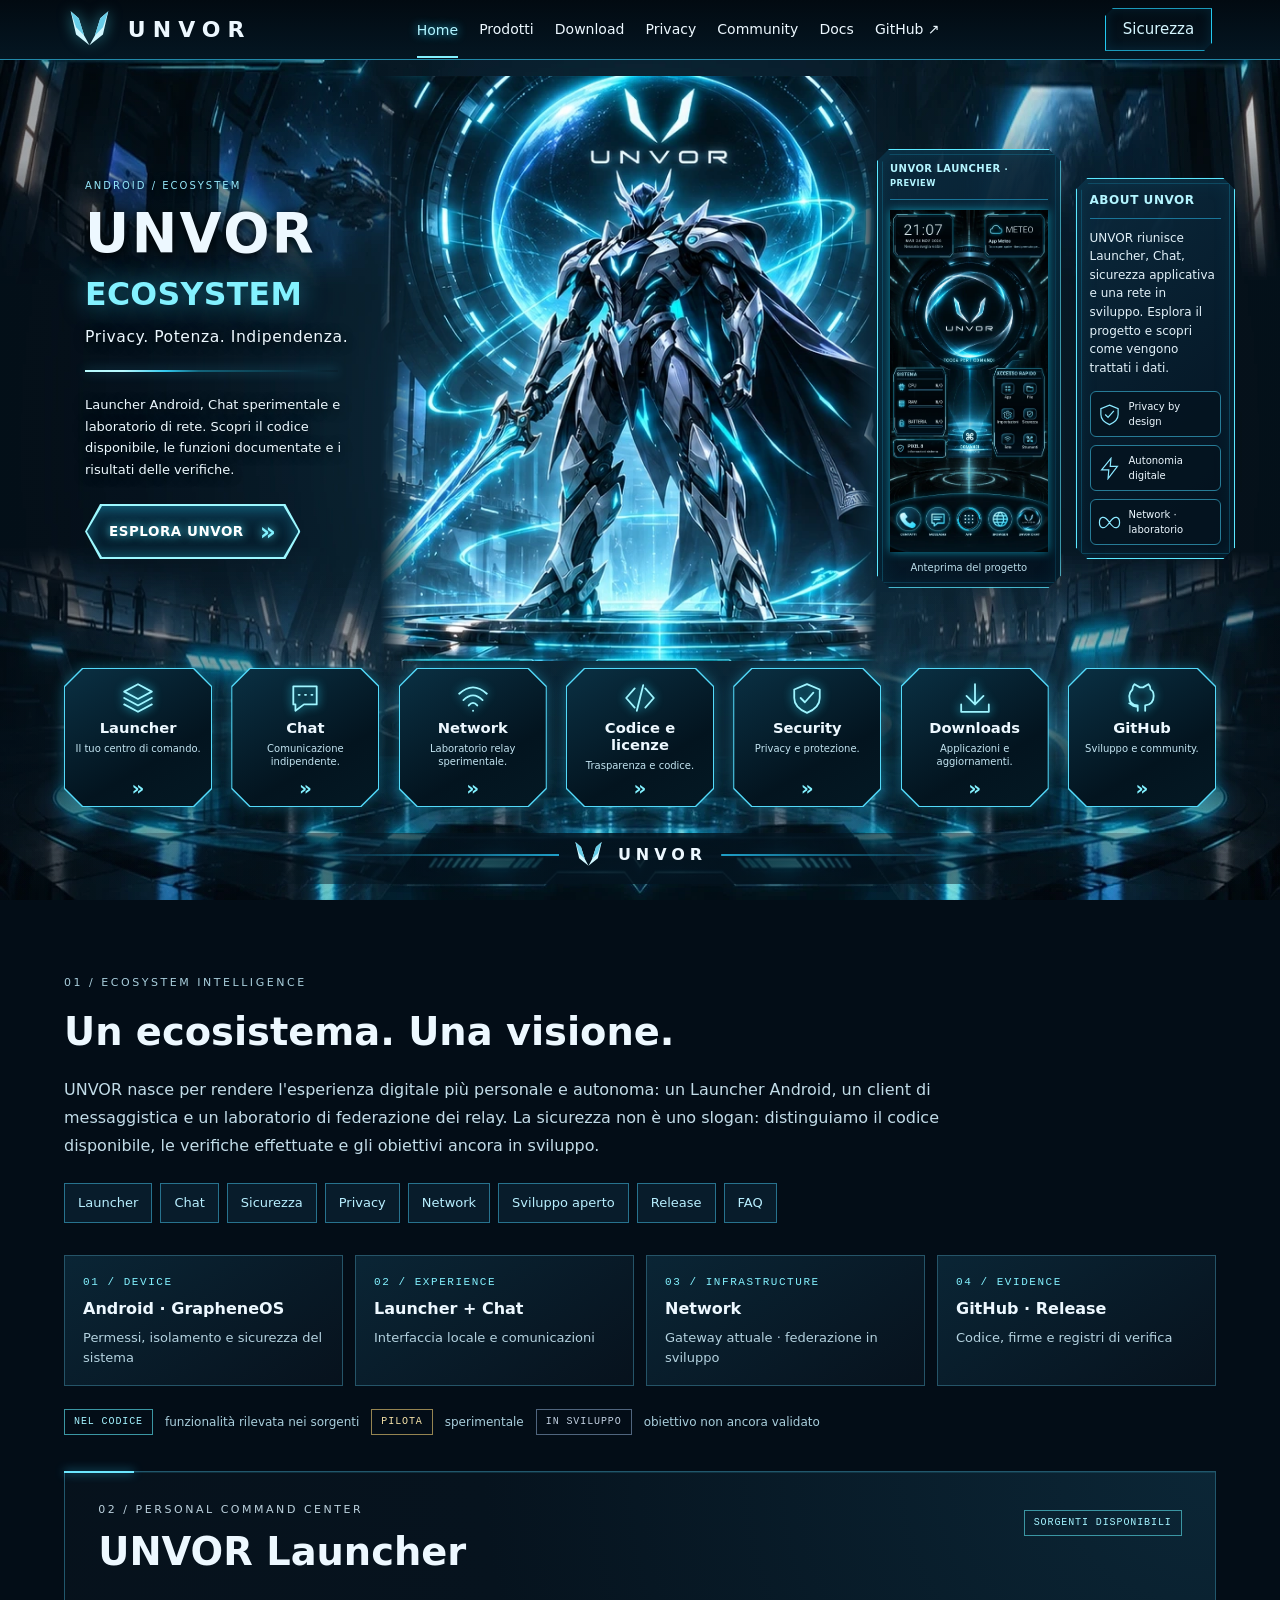
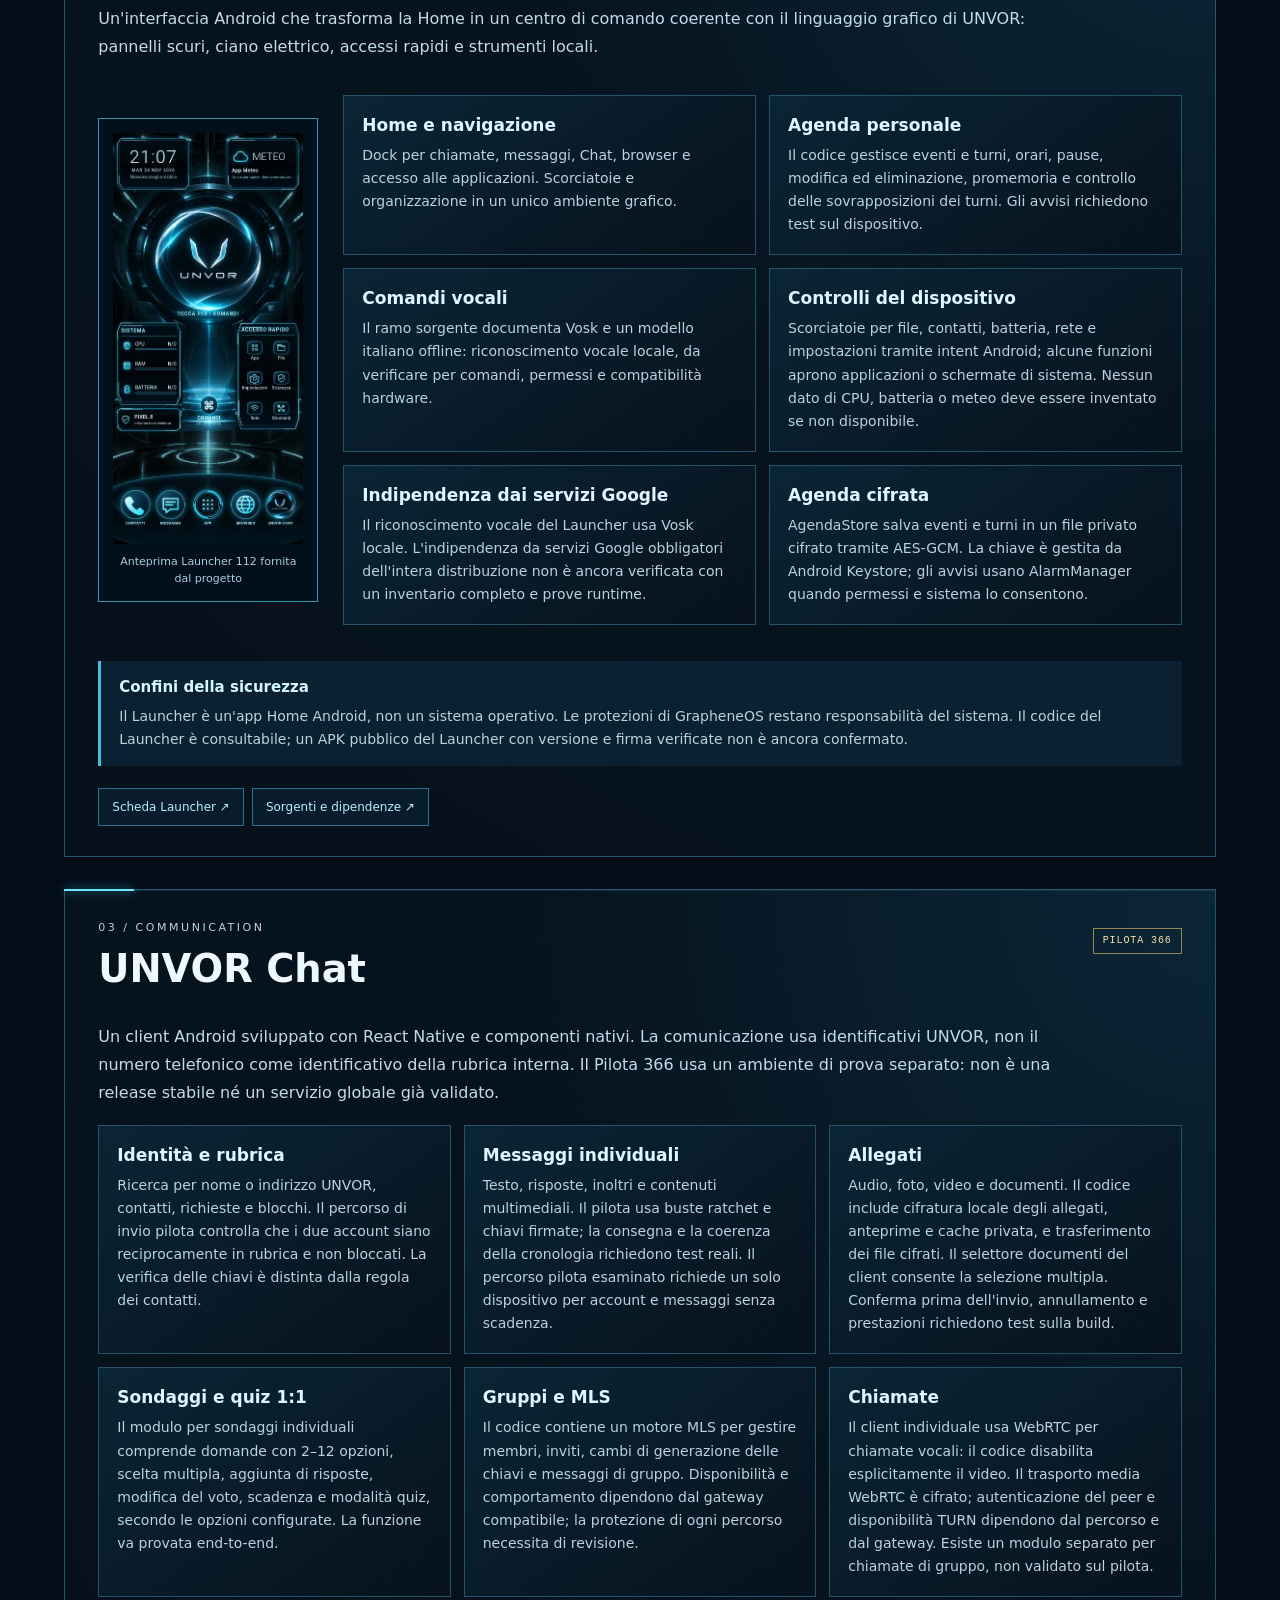
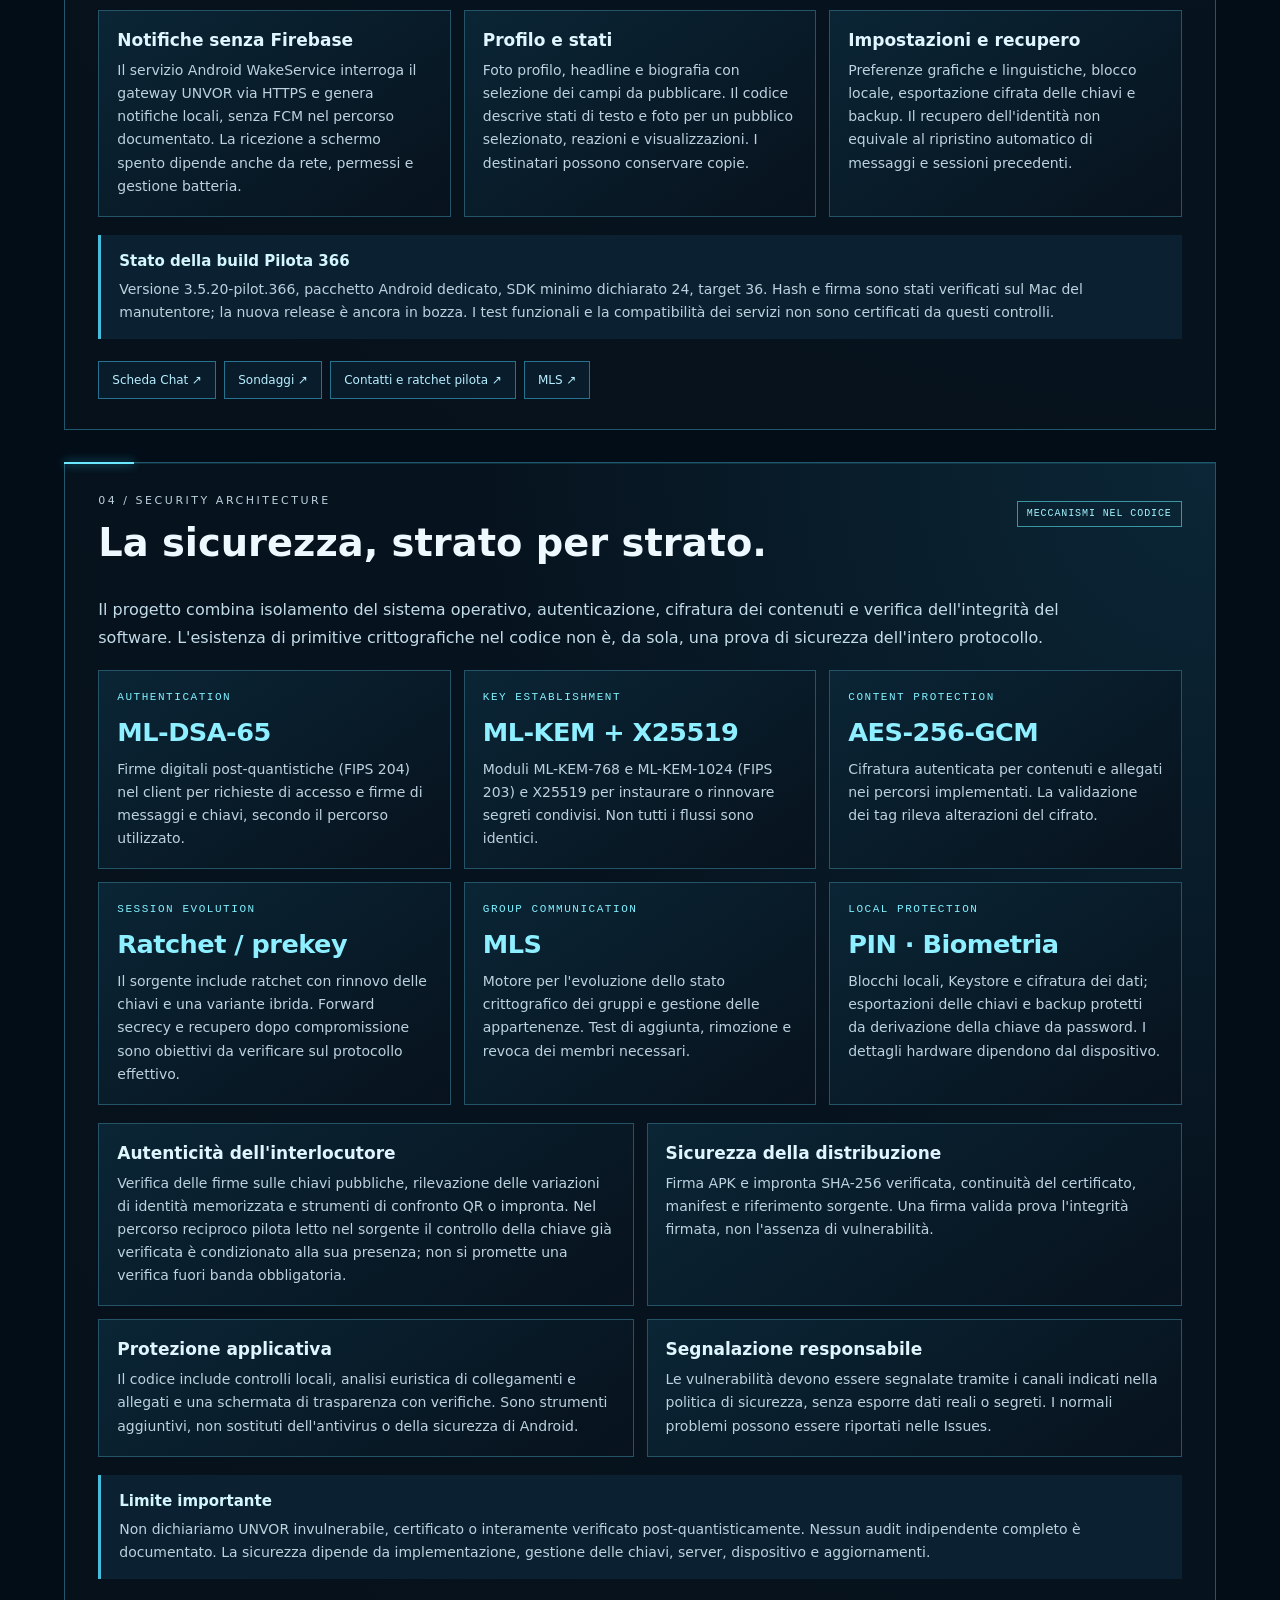
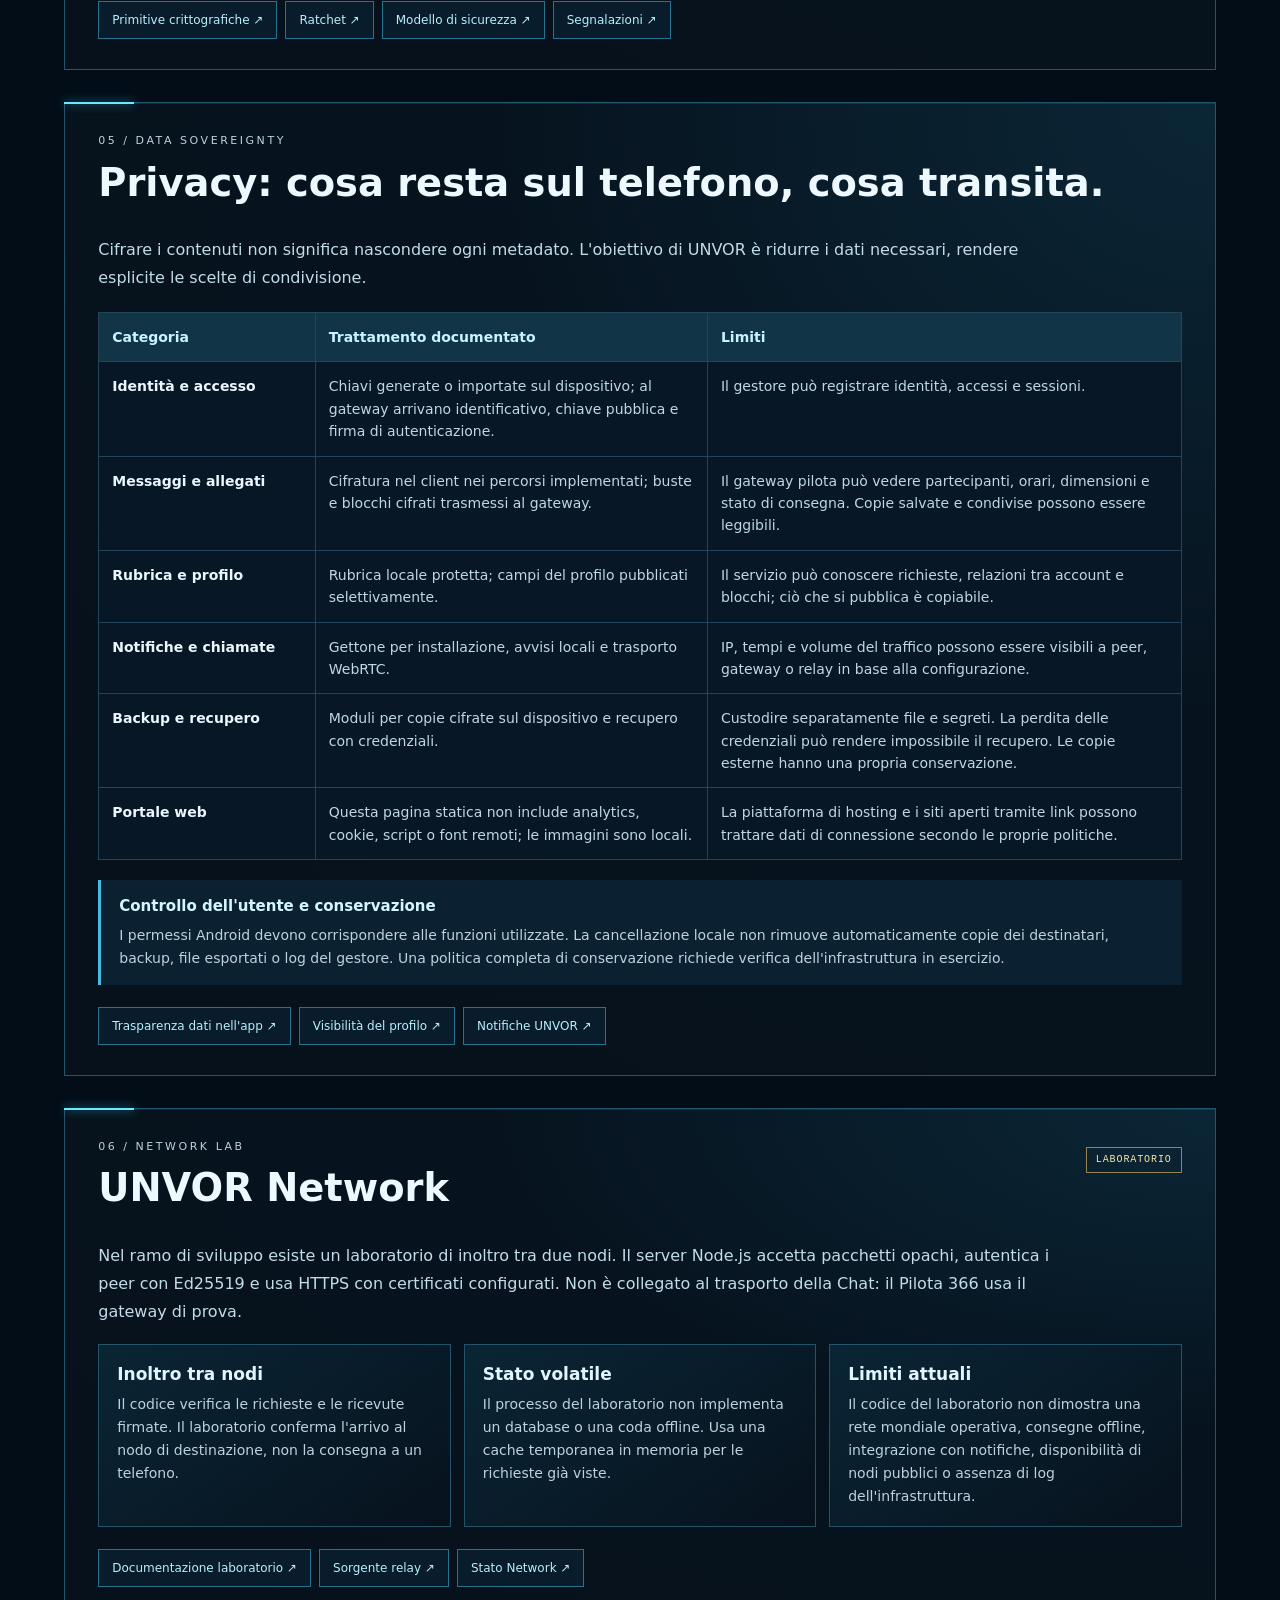
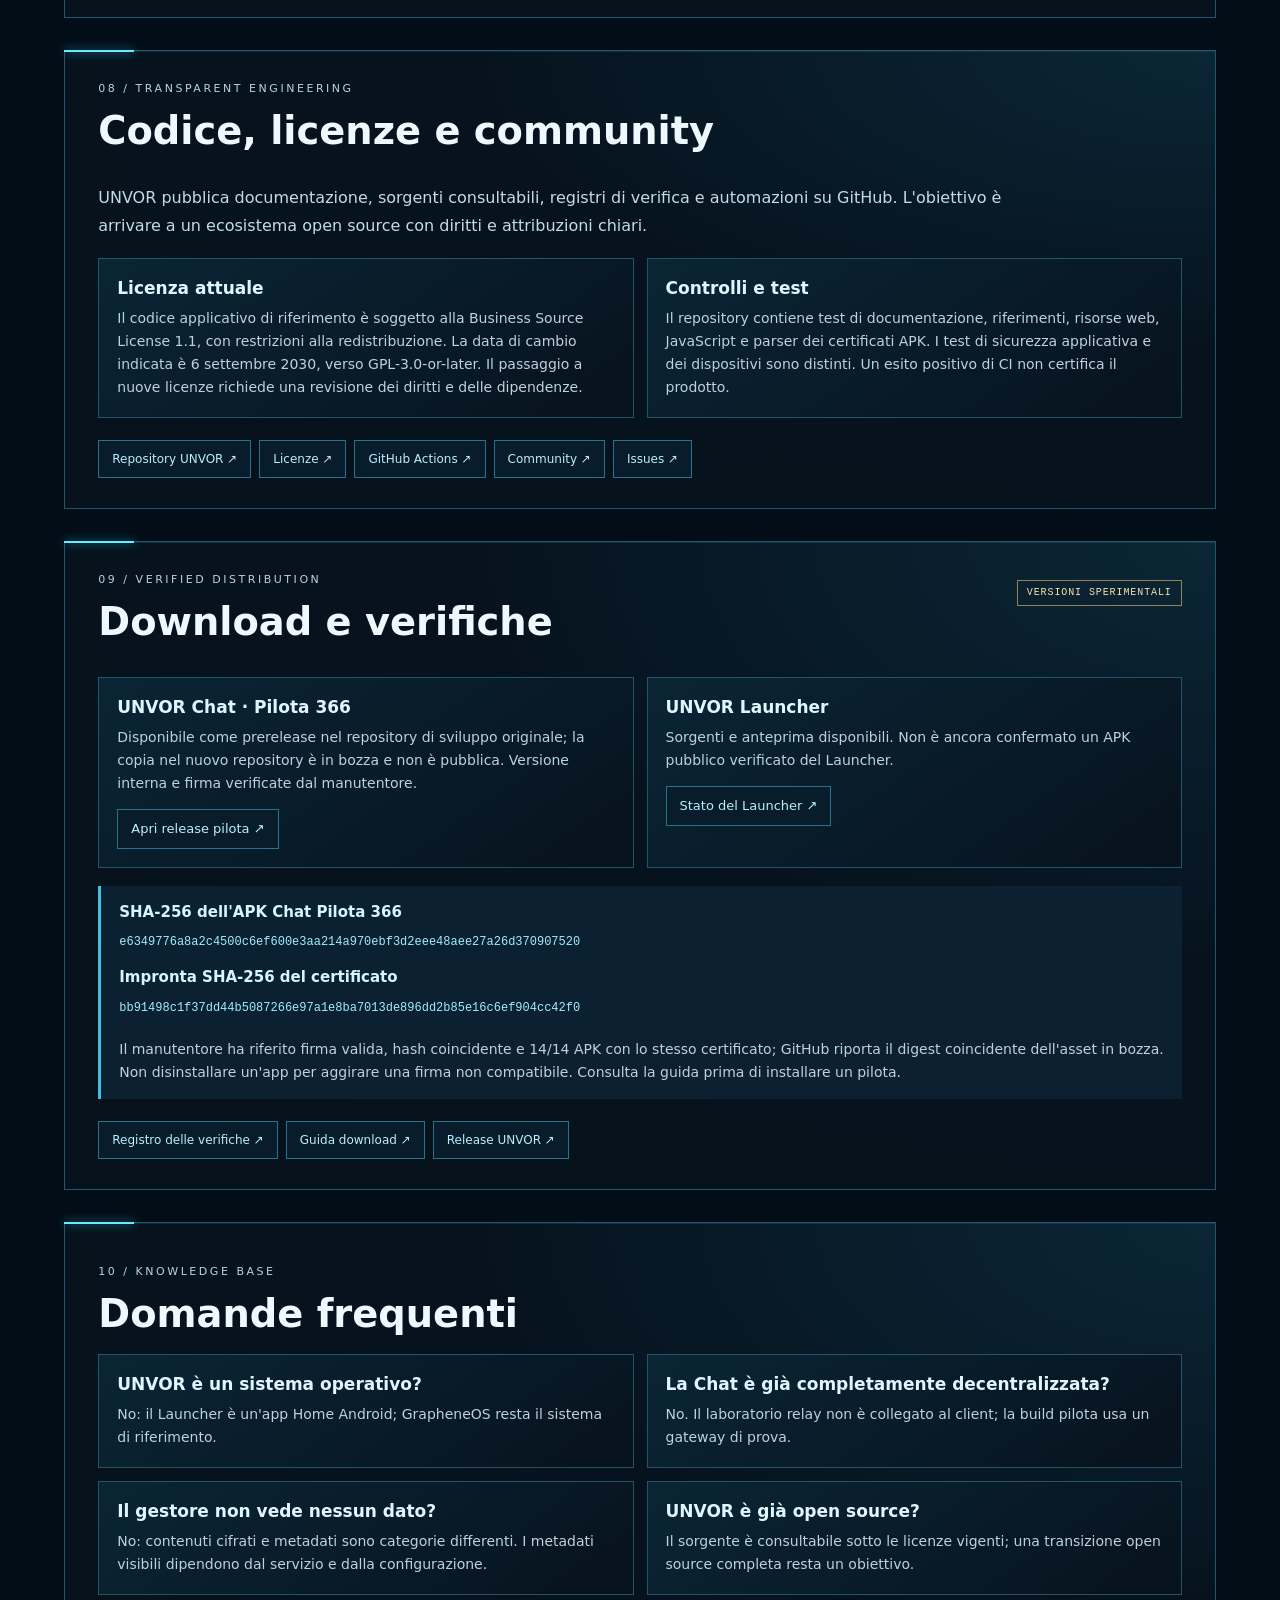
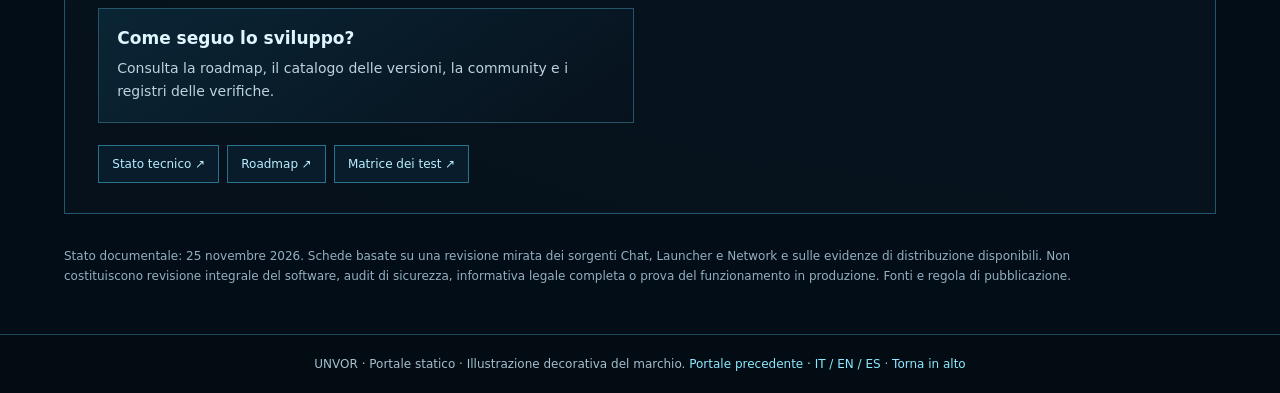
<file: index.html>
<!DOCTYPE html>

<html lang="it"><head><meta charset="utf-8"/><meta content="width=device-width,initial-scale=1" name="viewport"/><meta content="#03121e" name="theme-color"/><title>UNVOR — Privacy. Autonomia digitale.</title><meta content="UNVOR: Launcher Android, Chat, privacy, sicurezza, laboratorio Network e distribuzione verificata." name="description"/><link rel="stylesheet" href="web/nexus-ecosystem.css"/></head>
<body><a class="skip" href="#main">Vai al contenuto</a>
<svg aria-hidden="true" height="0" style="position:absolute" width="0"><defs>
<symbol id="mark" viewbox="0 0 48 48"><path d="M3 3l9 8 6 19 6 11L9 29 3 3zM45 3l-9 8-6 19-6 11 15-12 6-26z" fill="#d2f8ff"></path><path d="m3 3 9 8 6 19-9-9zM45 3l-9 8-6 19 9-9z" fill="#67cde8"></path></symbol>
<symbol id="layers" viewbox="0 0 32 32"><path d="m16 3 13 7-13 7L3 10zM3 16l13 7 13-7M3 22l13 7 13-7"></path></symbol>
<symbol id="chat" viewbox="0 0 32 32"><path d="M5 5h22v17H15l-8 6v-6H5zM10 13h1m5 0h1m5 0h1"></path></symbol>
<symbol id="network" viewbox="0 0 32 32"><path d="M3 12q13-12 26 0M7 18q9-9 18 0M12 23q4-5 8 0M16 28h.1"></path></symbol>
<symbol id="code" viewbox="0 0 32 32"><path d="m11 7-8 9 8 9m10-18 8 9-8 9M19 4l-6 24"></path></symbol>
<symbol id="shield" viewbox="0 0 32 32"><path d="m16 3 12 5v8q0 9-12 14Q4 25 4 16V8zM10 16l4 4 8-9"></path></symbol>
<symbol id="download" viewbox="0 0 32 32"><path d="M16 3v19m-8-8 8 8 8-8M3 22v7h26v-7"></path></symbol>
<symbol id="github" viewbox="0 0 32 32"><path d="M12 28v-4c-6 1-6-3-8-3m15 7v-5c7-1 8-5 8-9 0-3-1-5-3-6 0-2-1-4-2-5l-5 3h-3L9 3C7 5 7 7 7 8c-2 2-3 4-3 6 0 5 2 9 8 9"></path></symbol>
<symbol id="bolt" viewbox="0 0 32 32"><path d="M18 2 5 18h10l-1 12 13-17H17z"></path></symbol>
<symbol id="infinity" viewbox="0 0 32 32"><path d="M16 16C8 4 2 9 2 16s6 12 14 0c8-12 14-7 14 0s-6 12-14 0z"></path></symbol>
</defs></svg>
<header class="topbar"><a aria-label="UNVOR Home" class="brand" href="#main"><svg aria-hidden="true"><use href="#mark"></use></svg>UNVOR</a><nav aria-label="Navigazione principale"><a href="#main">Home</a><a href="#prodotti">Prodotti</a><a href="#downloads">Download</a><a href="#privacy">Privacy</a><a href="https://github.com/Jabo86/UNVOR/discussions">Community</a><a href="https://github.com/Jabo86/UNVOR/tree/main/docs">Docs</a><a href="https://github.com/Jabo86/UNVOR">GitHub ↗</a></nav><a class="nav-action" href="#security">Sicurezza</a></header>
<main id="main"><section aria-labelledby="title" class="landing"><div class="scene"><div class="hero"><p class="eyebrow">ANDROID / ECOSYSTEM</p><h1 id="title">UNVOR<br/><span>ECOSYSTEM</span></h1><p class="tagline">Privacy. Potenza. Indipendenza.</p><div class="separator"></div><p class="intro">Launcher Android, Chat sperimentale e laboratorio di rete. Scopri il codice disponibile, le funzioni documentate e i risultati delle verifiche.</p><a class="angled" href="#prodotti">ESPLORA UNVOR <b aria-hidden="true">»</b></a></div>
<div class="hero-art"><img alt="Illustrazione del guardiano UNVOR in armatura metallica ciano, davanti a un portale energetico nella stazione spaziale" src="assets/nexus/guardian.webp"/></div>
<div class="right-panels"><figure class="holo phone" style="margin:0"><h2>UNVOR LAUNCHER <small>· PREVIEW</small></h2><img alt="Anteprima reale del Launcher UNVOR con interfaccia ciano e accesso rapido alle app" src="assets/nexus/launcher.webp"/><figcaption>Anteprima del progetto</figcaption></figure><aside class="holo about"><h2>ABOUT UNVOR</h2><p>UNVOR riunisce Launcher, Chat, sicurezza applicativa e una rete in sviluppo. Esplora il progetto e scopri come vengono trattati i dati.</p><div class="feature"><svg fill="none" stroke="currentColor" stroke-width="1.7"><use href="#shield"></use></svg>Privacy by design</div><div class="feature"><svg fill="none" stroke="currentColor" stroke-width="1.7"><use href="#bolt"></use></svg>Autonomia digitale</div><div class="feature"><svg fill="none" stroke="currentColor" stroke-width="1.7"><use href="#infinity"></use></svg>Network · laboratorio</div></aside></div></div>
<nav aria-label="Moduli dell'ecosistema" class="portals"><a class="portal" href="#launcher"><svg fill="none" stroke-linecap="round" stroke-linejoin="round" stroke-width="1.7" viewbox="0 0 32 32"><use href="#layers"></use></svg><strong>Launcher</strong><span>Il tuo centro di comando.</span><b aria-hidden="true">»</b></a><a class="portal" href="#chat-module"><svg fill="none" stroke-linecap="round" stroke-linejoin="round" stroke-width="1.7" viewbox="0 0 32 32"><use href="#chat"></use></svg><strong>Chat</strong><span>Comunicazione indipendente.</span><b aria-hidden="true">»</b></a><a class="portal" href="#network-module"><svg fill="none" stroke-linecap="round" stroke-linejoin="round" stroke-width="1.7" viewbox="0 0 32 32"><use href="#network"></use></svg><strong>Network</strong><span>Laboratorio relay sperimentale.</span><b aria-hidden="true">»</b></a><a class="portal" href="#opensource"><svg fill="none" stroke-linecap="round" stroke-linejoin="round" stroke-width="1.7" viewbox="0 0 32 32"><use href="#code"></use></svg><strong>Codice e licenze</strong><span>Trasparenza e codice.</span><b aria-hidden="true">»</b></a><a class="portal" href="#security"><svg fill="none" stroke-linecap="round" stroke-linejoin="round" stroke-width="1.7" viewbox="0 0 32 32"><use href="#shield"></use></svg><strong>Security</strong><span>Privacy e protezione.</span><b aria-hidden="true">»</b></a><a class="portal" href="#downloads"><svg fill="none" stroke-linecap="round" stroke-linejoin="round" stroke-width="1.7" viewbox="0 0 32 32"><use href="#download"></use></svg><strong>Downloads</strong><span>Applicazioni e aggiornamenti.</span><b aria-hidden="true">»</b></a><a class="portal" href="https://github.com/Jabo86/UNVOR"><svg fill="none" stroke-linecap="round" stroke-linejoin="round" stroke-width="1.7" viewbox="0 0 32 32"><use href="#github"></use></svg><strong>GitHub</strong><span>Sviluppo e community.</span><b aria-hidden="true">»</b></a></nav>
<div class="footer-band"><svg aria-hidden="true"><use href="#mark"></use></svg>UNVOR</div></section>
<section aria-labelledby="ecosystem-title" class="details expanded" id="prodotti">
<p class="section-kicker">01 / ECOSYSTEM INTELLIGENCE</p><h2 id="ecosystem-title">Un ecosistema. Una visione.</h2><p class="lead">UNVOR nasce per rendere l'esperienza digitale più personale e autonoma: un Launcher Android, un client di messaggistica e un laboratorio di federazione dei relay. La sicurezza non è uno slogan: distinguiamo il codice disponibile, le verifiche effettuate e gli obiettivi ancora in sviluppo.</p>
<nav aria-label="Indice tecnico" class="section-nav"><a href="#launcher">Launcher</a><a href="#chat-module">Chat</a><a href="#security">Sicurezza</a><a href="#privacy">Privacy</a><a href="#network-module">Network</a><a href="#opensource">Sviluppo aperto</a><a href="#downloads">Release</a><a href="#faq">FAQ</a></nav>
<div class="architecture"><div><small>01 / DEVICE</small><b>Android · GrapheneOS</b><span>Permessi, isolamento e sicurezza del sistema</span></div><div><small>02 / EXPERIENCE</small><b>Launcher + Chat</b><span>Interfaccia locale e comunicazioni</span></div><div><small>03 / INFRASTRUCTURE</small><b>Network</b><span>Gateway attuale · federazione in sviluppo</span></div><div><small>04 / EVIDENCE</small><b>GitHub · Release</b><span>Codice, firme e registri di verifica</span></div></div>
<p class="legend"><span class="flag code">NEL CODICE</span> funzionalità rilevata nei sorgenti <span class="flag pilot">PILOTA</span> sperimentale <span class="flag future">IN SVILUPPO</span> obiettivo non ancora validato</p>
<article class="chapter" id="launcher"><div class="chapter-head"><div><p class="section-kicker">02 / PERSONAL COMMAND CENTER</p><h2>UNVOR Launcher</h2></div><span class="flag code">SORGENTI DISPONIBILI</span></div><p class="lead">Un'interfaccia Android che trasforma la Home in un centro di comando coerente con il linguaggio grafico di UNVOR: pannelli scuri, ciano elettrico, accessi rapidi e strumenti locali.</p><div class="split"><figure class="device-panel"><img alt="Schermata di anteprima Launcher 112" src="assets/nexus/launcher.webp"/><figcaption>Anteprima Launcher 112 fornita dal progetto</figcaption></figure><div class="feature-grid">
<div class="feature-card"><h3>Home e navigazione</h3><p>Dock per chiamate, messaggi, Chat, browser e accesso alle applicazioni. Scorciatoie e organizzazione in un unico ambiente grafico.</p></div>
<div class="feature-card"><h3>Agenda personale</h3><p>Il codice gestisce eventi e turni, orari, pause, modifica ed eliminazione, promemoria e controllo delle sovrapposizioni dei turni. Gli avvisi richiedono test sul dispositivo.</p></div>
<div class="feature-card"><h3>Comandi vocali</h3><p>Il ramo sorgente documenta Vosk e un modello italiano offline: riconoscimento vocale locale, da verificare per comandi, permessi e compatibilità hardware.</p></div>
<div class="feature-card"><h3>Controlli del dispositivo</h3><p>Scorciatoie per file, contatti, batteria, rete e impostazioni tramite intent Android; alcune funzioni aprono applicazioni o schermate di sistema. Nessun dato di CPU, batteria o meteo deve essere inventato se non disponibile.</p></div>
<div class="feature-card"><h3>Indipendenza dai servizi Google</h3><p>Il riconoscimento vocale del Launcher usa Vosk locale. L'indipendenza da servizi Google obbligatori dell'intera distribuzione non è ancora verificata con un inventario completo e prove runtime.</p></div>
<div class="feature-card"><h3>Agenda cifrata</h3><p>AgendaStore salva eventi e turni in un file privato cifrato tramite AES-GCM. La chiave è gestita da Android Keystore; gli avvisi usano AlarmManager quando permessi e sistema lo consentono.</p></div>
</div></div><div class="notice"><b>Confini della sicurezza</b><p>Il Launcher è un'app Home Android, non un sistema operativo. Le protezioni di GrapheneOS restano responsabilità del sistema. Il codice del Launcher è consultabile; un APK pubblico del Launcher con versione e firma verificate non è ancora confermato.</p></div><div class="source-links"><a href="https://github.com/Jabo86/UNVOR/blob/main/docs/LAUNCHER.md">Scheda Launcher ↗</a><a href="https://github.com/Jabo86/ultron-android/tree/fix/unvor-launcher/unvor-launcher">Sorgenti e dipendenze ↗</a></div></article>
<span id="chat-section"></span><article class="chapter" id="chat-module"><div class="chapter-head"><div><p class="section-kicker">03 / COMMUNICATION</p><h2>UNVOR Chat</h2></div><span class="flag pilot">PILOTA 366</span></div><p class="lead">Un client Android sviluppato con React Native e componenti nativi. La comunicazione usa identificativi UNVOR, non il numero telefonico come identificativo della rubrica interna. Il Pilota 366 usa un ambiente di prova separato: non è una release stabile né un servizio globale già validato.</p><div class="feature-grid three">
<div class="feature-card"><h3>Identità e rubrica</h3><p>Ricerca per nome o indirizzo UNVOR, contatti, richieste e blocchi. Il percorso di invio pilota controlla che i due account siano reciprocamente in rubrica e non bloccati. La verifica delle chiavi è distinta dalla regola dei contatti.</p></div>
<div class="feature-card"><h3>Messaggi individuali</h3><p>Testo, risposte, inoltri e contenuti multimediali. Il pilota usa buste ratchet e chiavi firmate; la consegna e la coerenza della cronologia richiedono test reali. Il percorso pilota esaminato richiede un solo dispositivo per account e messaggi senza scadenza.</p></div>
<div class="feature-card"><h3>Allegati</h3><p>Audio, foto, video e documenti. Il codice include cifratura locale degli allegati, anteprime e cache privata, e trasferimento dei file cifrati. Il selettore documenti del client consente la selezione multipla. Conferma prima dell'invio, annullamento e prestazioni richiedono test sulla build.</p></div>
<div class="feature-card"><h3>Sondaggi e quiz 1:1</h3><p>Il modulo per sondaggi individuali comprende domande con 2–12 opzioni, scelta multipla, aggiunta di risposte, modifica del voto, scadenza e modalità quiz, secondo le opzioni configurate. La funzione va provata end-to-end.</p></div>
<div class="feature-card"><h3>Gruppi e MLS</h3><p>Il codice contiene un motore MLS per gestire membri, inviti, cambi di generazione delle chiavi e messaggi di gruppo. Disponibilità e comportamento dipendono dal gateway compatibile; la protezione di ogni percorso necessita di revisione.</p></div>
<div class="feature-card"><h3>Chiamate</h3><p>Il client individuale usa WebRTC per chiamate vocali: il codice disabilita esplicitamente il video. Il trasporto media WebRTC è cifrato; autenticazione del peer e disponibilità TURN dipendono dal percorso e dal gateway. Esiste un modulo separato per chiamate di gruppo, non validato sul pilota.</p></div>
<div class="feature-card"><h3>Notifiche senza Firebase</h3><p>Il servizio Android WakeService interroga il gateway UNVOR via HTTPS e genera notifiche locali, senza FCM nel percorso documentato. La ricezione a schermo spento dipende anche da rete, permessi e gestione batteria.</p></div>
<div class="feature-card"><h3>Profilo e stati</h3><p>Foto profilo, headline e biografia con selezione dei campi da pubblicare. Il codice descrive stati di testo e foto per un pubblico selezionato, reazioni e visualizzazioni. I destinatari possono conservare copie.</p></div>
<div class="feature-card"><h3>Impostazioni e recupero</h3><p>Preferenze grafiche e linguistiche, blocco locale, esportazione cifrata delle chiavi e backup. Il recupero dell'identità non equivale al ripristino automatico di messaggi e sessioni precedenti.</p></div></div>
<div class="notice"><b>Stato della build Pilota 366</b><p>Versione 3.5.20-pilot.366, pacchetto Android dedicato, SDK minimo dichiarato 24, target 36. Hash e firma sono stati verificati sul Mac del manutentore; la nuova release è ancora in bozza. I test funzionali e la compatibilità dei servizi non sono certificati da questi controlli.</p></div><div class="source-links"><a href="https://github.com/Jabo86/UNVOR/blob/main/docs/CHAT.md">Scheda Chat ↗</a><a href="https://github.com/Jabo86/ultron-android/blob/964bf363818f045ce8406d795adbf6771ae1491f/src/lib/directPolls.js">Sondaggi ↗</a><a href="https://github.com/Jabo86/ultron-android/blob/964bf363818f045ce8406d795adbf6771ae1491f/src/lib/hostedRatchetChat.js">Contatti e ratchet pilota ↗</a><a href="https://github.com/Jabo86/ultron-android/blob/964bf363818f045ce8406d795adbf6771ae1491f/src/lib/mlsGroupEngine.js">MLS ↗</a></div></article>
<article class="chapter" id="security"><div class="chapter-head"><div><p class="section-kicker">04 / SECURITY ARCHITECTURE</p><h2>La sicurezza, strato per strato.</h2></div><span class="flag code">MECCANISMI NEL CODICE</span></div><p class="lead">Il progetto combina isolamento del sistema operativo, autenticazione, cifratura dei contenuti e verifica dell'integrità del software. L'esistenza di primitive crittografiche nel codice non è, da sola, una prova di sicurezza dell'intero protocollo.</p><div class="crypto-grid">
<div><small>AUTHENTICATION</small><b>ML-DSA-65</b><p>Firme digitali post-quantistiche (FIPS 204) nel client per richieste di accesso e firme di messaggi e chiavi, secondo il percorso utilizzato.</p></div>
<div><small>KEY ESTABLISHMENT</small><b>ML-KEM + X25519</b><p>Moduli ML-KEM-768 e ML-KEM-1024 (FIPS 203) e X25519 per instaurare o rinnovare segreti condivisi. Non tutti i flussi sono identici.</p></div>
<div><small>CONTENT PROTECTION</small><b>AES-256-GCM</b><p>Cifratura autenticata per contenuti e allegati nei percorsi implementati. La validazione dei tag rileva alterazioni del cifrato.</p></div>
<div><small>SESSION EVOLUTION</small><b>Ratchet / prekey</b><p>Il sorgente include ratchet con rinnovo delle chiavi e una variante ibrida. Forward secrecy e recupero dopo compromissione sono obiettivi da verificare sul protocollo effettivo.</p></div>
<div><small>GROUP COMMUNICATION</small><b>MLS</b><p>Motore per l'evoluzione dello stato crittografico dei gruppi e gestione delle appartenenze. Test di aggiunta, rimozione e revoca dei membri necessari.</p></div>
<div><small>LOCAL PROTECTION</small><b>PIN · Biometria</b><p>Blocchi locali, Keystore e cifratura dei dati; esportazioni delle chiavi e backup protetti da derivazione della chiave da password. I dettagli hardware dipendono dal dispositivo.</p></div>
</div><div class="feature-grid">
<div class="feature-card"><h3>Autenticità dell'interlocutore</h3><p>Verifica delle firme sulle chiavi pubbliche, rilevazione delle variazioni di identità memorizzata e strumenti di confronto QR o impronta. Nel percorso reciproco pilota letto nel sorgente il controllo della chiave già verificata è condizionato alla sua presenza; non si promette una verifica fuori banda obbligatoria.</p></div>
<div class="feature-card"><h3>Sicurezza della distribuzione</h3><p>Firma APK e impronta SHA-256 verificata, continuità del certificato, manifest e riferimento sorgente. Una firma valida prova l'integrità firmata, non l'assenza di vulnerabilità.</p></div>
<div class="feature-card"><h3>Protezione applicativa</h3><p>Il codice include controlli locali, analisi euristica di collegamenti e allegati e una schermata di trasparenza con verifiche. Sono strumenti aggiuntivi, non sostituti dell'antivirus o della sicurezza di Android.</p></div>
<div class="feature-card"><h3>Segnalazione responsabile</h3><p>Le vulnerabilità devono essere segnalate tramite i canali indicati nella politica di sicurezza, senza esporre dati reali o segreti. I normali problemi possono essere riportati nelle Issues.</p></div></div><div class="notice"><b>Limite importante</b><p>Non dichiariamo UNVOR invulnerabile, certificato o interamente verificato post-quantisticamente. Nessun audit indipendente completo è documentato. La sicurezza dipende da implementazione, gestione delle chiavi, server, dispositivo e aggiornamenti.</p></div><div class="source-links"><a href="https://github.com/Jabo86/ultron-android/blob/964bf363818f045ce8406d795adbf6771ae1491f/src/lib/crypto.js">Primitive crittografiche ↗</a><a href="https://github.com/Jabo86/ultron-android/blob/964bf363818f045ce8406d795adbf6771ae1491f/src/lib/ratchetCore.js">Ratchet ↗</a><a href="https://github.com/Jabo86/UNVOR/blob/main/docs/PRIVACY-SECURITY.md">Modello di sicurezza ↗</a><a href="https://github.com/Jabo86/UNVOR/blob/main/SECURITY.md">Segnalazioni ↗</a></div></article>
<article class="chapter" id="privacy"><div class="chapter-head"><div><p class="section-kicker">05 / DATA SOVEREIGNTY</p><h2>Privacy: cosa resta sul telefono, cosa transita.</h2></div></div><p class="lead">Cifrare i contenuti non significa nascondere ogni metadato. L'obiettivo di UNVOR è ridurre i dati necessari, rendere esplicite le scelte di condivisione.</p><div class="table-wrap"><table><thead><tr><th>Categoria</th><th>Trattamento documentato</th><th>Limiti</th></tr></thead><tbody>
<tr><td>Identità e accesso</td><td>Chiavi generate o importate sul dispositivo; al gateway arrivano identificativo, chiave pubblica e firma di autenticazione.</td><td>Il gestore può registrare identità, accessi e sessioni.</td></tr>
<tr><td>Messaggi e allegati</td><td>Cifratura nel client nei percorsi implementati; buste e blocchi cifrati trasmessi al gateway.</td><td>Il gateway pilota può vedere partecipanti, orari, dimensioni e stato di consegna. Copie salvate e condivise possono essere leggibili.</td></tr>
<tr><td>Rubrica e profilo</td><td>Rubrica locale protetta; campi del profilo pubblicati selettivamente.</td><td>Il servizio può conoscere richieste, relazioni tra account e blocchi; ciò che si pubblica è copiabile.</td></tr>
<tr><td>Notifiche e chiamate</td><td>Gettone per installazione, avvisi locali e trasporto WebRTC.</td><td>IP, tempi e volume del traffico possono essere visibili a peer, gateway o relay in base alla configurazione.</td></tr>
<tr><td>Backup e recupero</td><td>Moduli per copie cifrate sul dispositivo e recupero con credenziali.</td><td>Custodire separatamente file e segreti. La perdita delle credenziali può rendere impossibile il recupero. Le copie esterne hanno una propria conservazione.</td></tr>
<tr><td>Portale web</td><td>Questa pagina statica non include analytics, cookie, script o font remoti; le immagini sono locali.</td><td>La piattaforma di hosting e i siti aperti tramite link possono trattare dati di connessione secondo le proprie politiche.</td></tr>

</tbody></table></div><div class="notice"><b>Controllo dell'utente e conservazione</b><p>I permessi Android devono corrispondere alle funzioni utilizzate. La cancellazione locale non rimuove automaticamente copie dei destinatari, backup, file esportati o log del gestore. Una politica completa di conservazione richiede verifica dell'infrastruttura in esercizio.</p></div><div class="source-links"><a href="https://github.com/Jabo86/ultron-android/blob/964bf363818f045ce8406d795adbf6771ae1491f/src/lib/auditEntries.js">Trasparenza dati nell'app ↗</a><a href="https://github.com/Jabo86/ultron-android/blob/964bf363818f045ce8406d795adbf6771ae1491f/src/lib/profilePrivacy.js">Visibilità del profilo ↗</a><a href="https://github.com/Jabo86/ultron-android/blob/964bf363818f045ce8406d795adbf6771ae1491f/src/lib/notifications.js">Notifiche UNVOR ↗</a></div></article>
<article class="chapter" id="network-module"><div class="chapter-head"><div><p class="section-kicker">06 / NETWORK LAB</p><h2>UNVOR Network</h2></div><span class="flag pilot">LABORATORIO</span></div><p class="lead">Nel ramo di sviluppo esiste un laboratorio di inoltro tra due nodi. Il server Node.js accetta pacchetti opachi, autentica i peer con Ed25519 e usa HTTPS con certificati configurati. Non è collegato al trasporto della Chat: il Pilota 366 usa il gateway di prova.</p><div class="feature-grid three"><div class="feature-card"><h3>Inoltro tra nodi</h3><p>Il codice verifica le richieste e le ricevute firmate. Il laboratorio conferma l'arrivo al nodo di destinazione, non la consegna a un telefono.</p></div><div class="feature-card"><h3>Stato volatile</h3><p>Il processo del laboratorio non implementa un database o una coda offline. Usa una cache temporanea in memoria per le richieste già viste.</p></div><div class="feature-card"><h3>Limiti attuali</h3><p>Il codice del laboratorio non dimostra una rete mondiale operativa, consegne offline, integrazione con notifiche, disponibilità di nodi pubblici o assenza di log dell'infrastruttura.</p></div></div><div class="source-links"><a href="https://github.com/Jabo86/ultron-android/blob/e5646e0c304081e02a0e136620e0d27b56523e84/relay-node-lab/README.md">Documentazione laboratorio ↗</a><a href="https://github.com/Jabo86/ultron-android/blob/e5646e0c304081e02a0e136620e0d27b56523e84/relay-node-lab/server.mjs">Sorgente relay ↗</a><a href="https://github.com/Jabo86/UNVOR/blob/main/docs/NETWORK.md">Stato Network ↗</a></div></article>
<article class="chapter" id="opensource"><div class="chapter-head"><div><p class="section-kicker">08 / TRANSPARENT ENGINEERING</p><h2>Codice, licenze e community</h2></div></div><p class="lead">UNVOR pubblica documentazione, sorgenti consultabili, registri di verifica e automazioni su GitHub. L'obiettivo è arrivare a un ecosistema open source con diritti e attribuzioni chiari.</p><div class="feature-grid"><div class="feature-card"><h3>Licenza attuale</h3><p>Il codice applicativo di riferimento è soggetto alla Business Source License 1.1, con restrizioni alla redistribuzione. La data di cambio indicata è 6 settembre 2030, verso GPL-3.0-or-later. Il passaggio a nuove licenze richiede una revisione dei diritti e delle dipendenze.</p></div><div class="feature-card"><h3>Controlli e test</h3><p>Il repository contiene test di documentazione, riferimenti, risorse web, JavaScript e parser dei certificati APK. I test di sicurezza applicativa e dei dispositivi sono distinti. Un esito positivo di CI non certifica il prodotto.</p></div></div><div class="source-links"><a href="https://github.com/Jabo86/UNVOR">Repository UNVOR ↗</a><a href="https://github.com/Jabo86/UNVOR/blob/main/docs/LICENSING.md">Licenze ↗</a><a href="https://github.com/Jabo86/UNVOR/actions">GitHub Actions ↗</a><a href="https://github.com/Jabo86/UNVOR/discussions">Community ↗</a><a href="https://github.com/Jabo86/UNVOR/issues">Issues ↗</a></div></article>
<article class="chapter" id="downloads"><div class="chapter-head"><div><p class="section-kicker">09 / VERIFIED DISTRIBUTION</p><h2>Download e verifiche</h2></div><span class="flag pilot">VERSIONI SPERIMENTALI</span></div><div class="release-grid"><div class="feature-card"><h3>UNVOR Chat · Pilota 366</h3><p>Disponibile come prerelease nel repository di sviluppo originale; la copia nel nuovo repository è in bozza e non è pubblica. Versione interna e firma verificate dal manutentore.</p><a class="cta-small" href="https://github.com/Jabo86/ultron-android/releases/tag/ratchet-pilot-66">Apri release pilota ↗</a></div><div class="feature-card"><h3>UNVOR Launcher</h3><p>Sorgenti e anteprima disponibili. Non è ancora confermato un APK pubblico verificato del Launcher.</p><a class="cta-small" href="https://github.com/Jabo86/UNVOR/blob/main/docs/LAUNCHER.md">Stato del Launcher ↗</a></div></div><div class="hash-panel"><b>SHA-256 dell'APK Chat Pilota 366</b><code>e6349776a8a2c4500c6ef600e3aa214a970ebf3d2eee48aee27a26d370907520</code><b>Impronta SHA-256 del certificato</b><code>bb91498c1f37dd44b5087266e97a1e8ba7013de896dd2b85e16c6ef904cc42f0</code><p>Il manutentore ha riferito firma valida, hash coincidente e 14/14 APK con lo stesso certificato; GitHub riporta il digest coincidente dell'asset in bozza. Non disinstallare un'app per aggirare una firma non compatibile. Consulta la guida prima di installare un pilota.</p></div><div class="source-links"><a href="https://github.com/Jabo86/UNVOR/blob/main/releases/evidence/chat-pilot-366.json">Registro delle verifiche ↗</a><a href="https://github.com/Jabo86/UNVOR/blob/main/docs/DOWNLOADS.md">Guida download ↗</a><a href="https://github.com/Jabo86/UNVOR/releases">Release UNVOR ↗</a></div></article>
<article class="chapter" id="faq"><p class="section-kicker">10 / KNOWLEDGE BASE</p><h2>Domande frequenti</h2><div class="faq-grid"><div><h3>UNVOR è un sistema operativo?</h3><p>No: il Launcher è un'app Home Android; GrapheneOS resta il sistema di riferimento.</p></div><div><h3>La Chat è già completamente decentralizzata?</h3><p>No. Il laboratorio relay non è collegato al client; la build pilota usa un gateway di prova.</p></div><div><h3>Il gestore non vede nessun dato?</h3><p>No: contenuti cifrati e metadati sono categorie differenti. I metadati visibili dipendono dal servizio e dalla configurazione.</p></div><div><h3>UNVOR è già open source?</h3><p>Il sorgente è consultabile sotto le licenze vigenti; una transizione open source completa resta un obiettivo.</p></div><div><h3>Come seguo lo sviluppo?</h3><p>Consulta la roadmap, il catalogo delle versioni, la community e i registri delle verifiche.</p></div></div><div class="source-links"><a href="https://github.com/Jabo86/UNVOR/blob/main/docs/STATUS.md">Stato tecnico ↗</a><a href="https://github.com/Jabo86/UNVOR/blob/main/docs/ROADMAP.md">Roadmap ↗</a><a href="https://github.com/Jabo86/UNVOR/blob/main/docs/TEST-MATRIX.md">Matrice dei test ↗</a></div></article>
<p class="snapshot">Stato documentale: 25 novembre 2026. Schede basate su una revisione mirata dei sorgenti Chat, Launcher e Network e sulle evidenze di distribuzione disponibili. Non costituiscono revisione integrale del software, audit di sicurezza, informativa legale completa o prova del funzionamento in produzione. <a href="docs/CONTENT-EVIDENCE.md">Fonti e regola di pubblicazione</a>.</p></section></main>
<footer class="sitefoot">UNVOR · Portale statico · Illustrazione decorativa del marchio. <a href="portal-legacy.html">Portale precedente · IT / EN / ES</a> · <a href="#main">Torna in alto</a></footer></body></html>
</file>
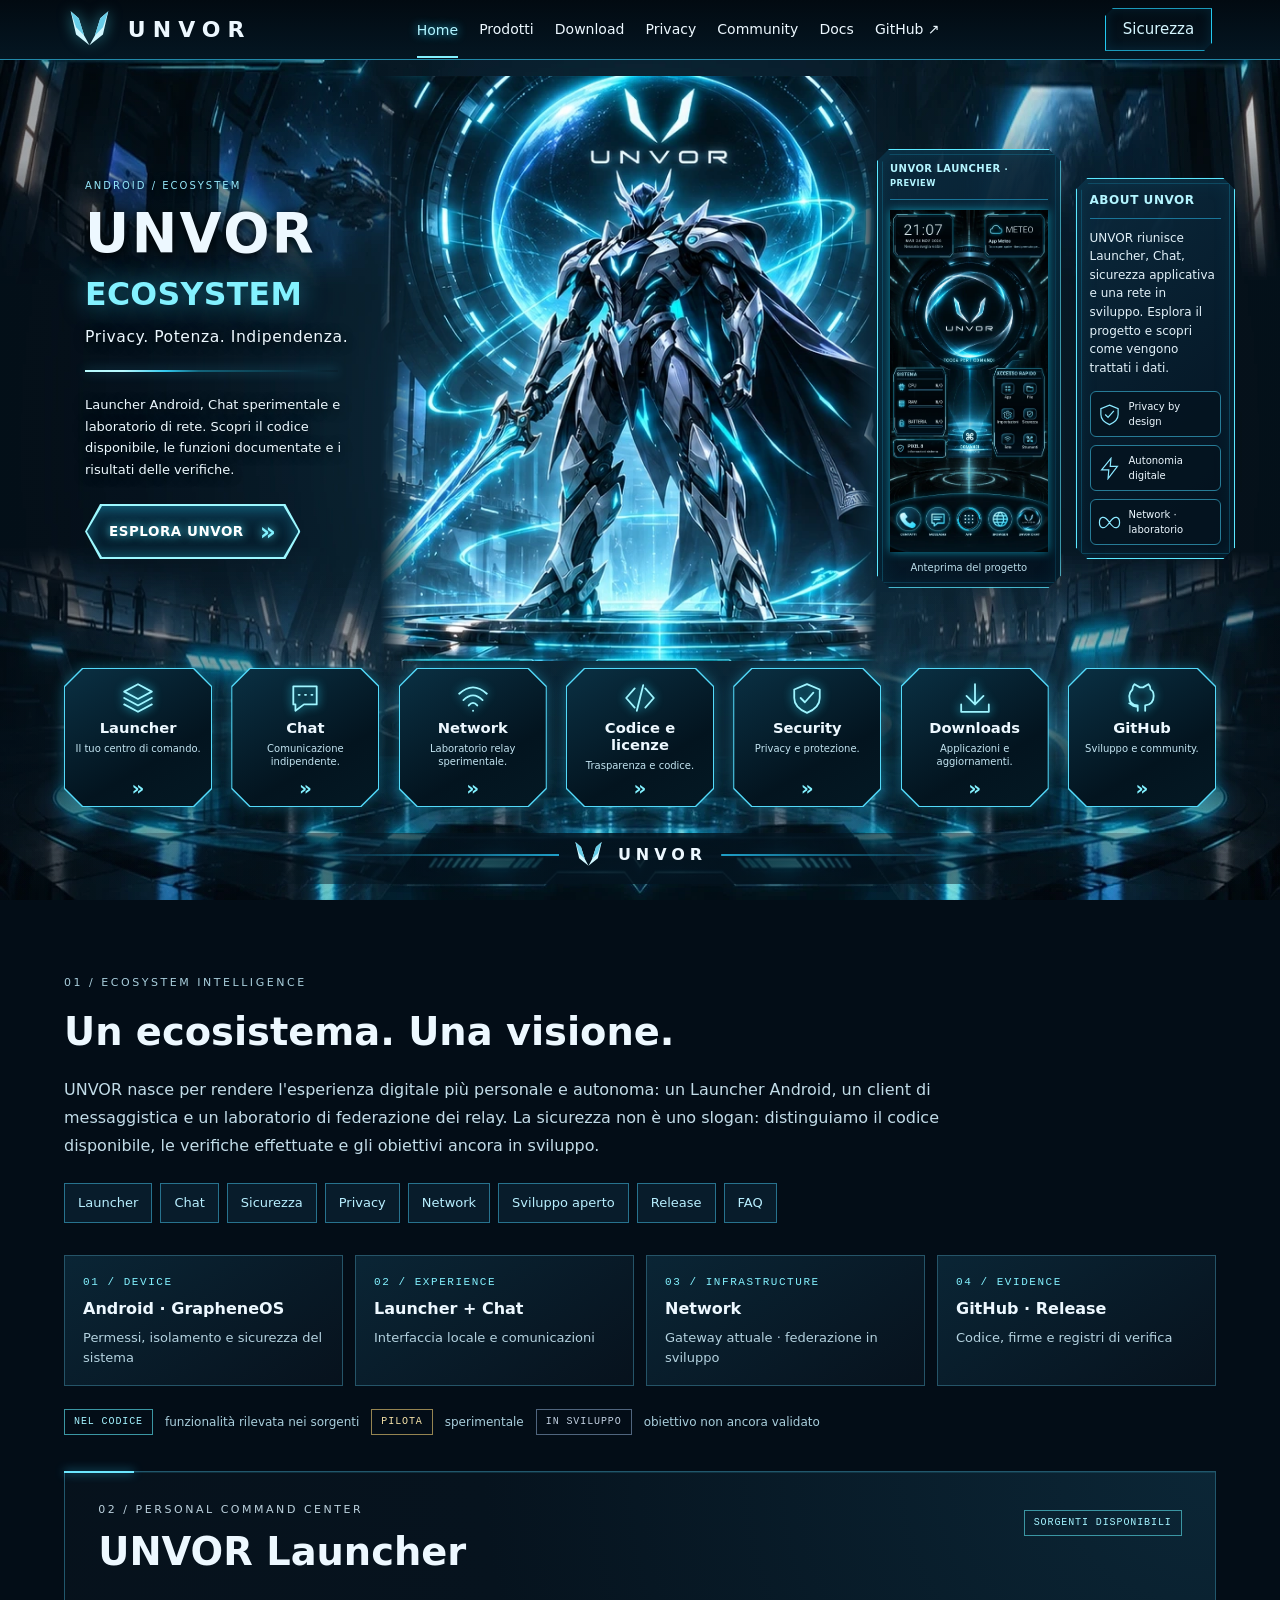
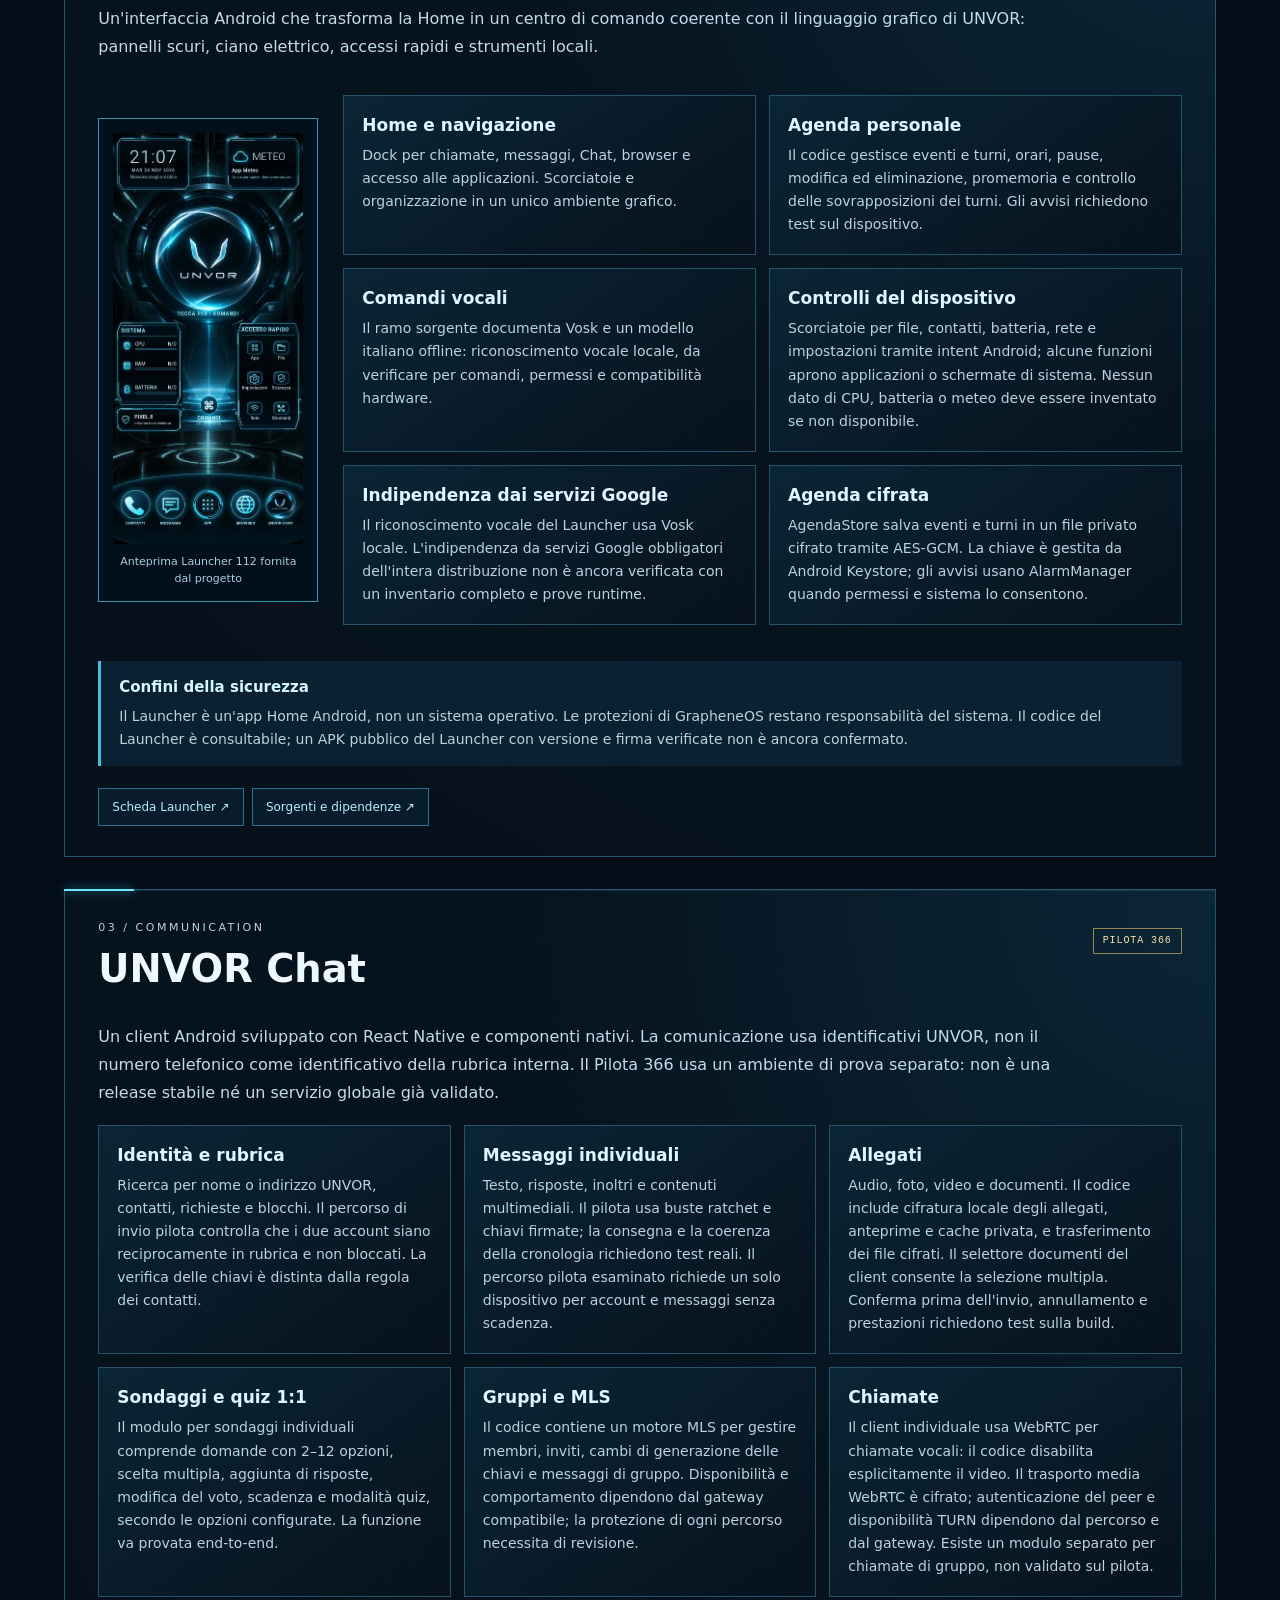
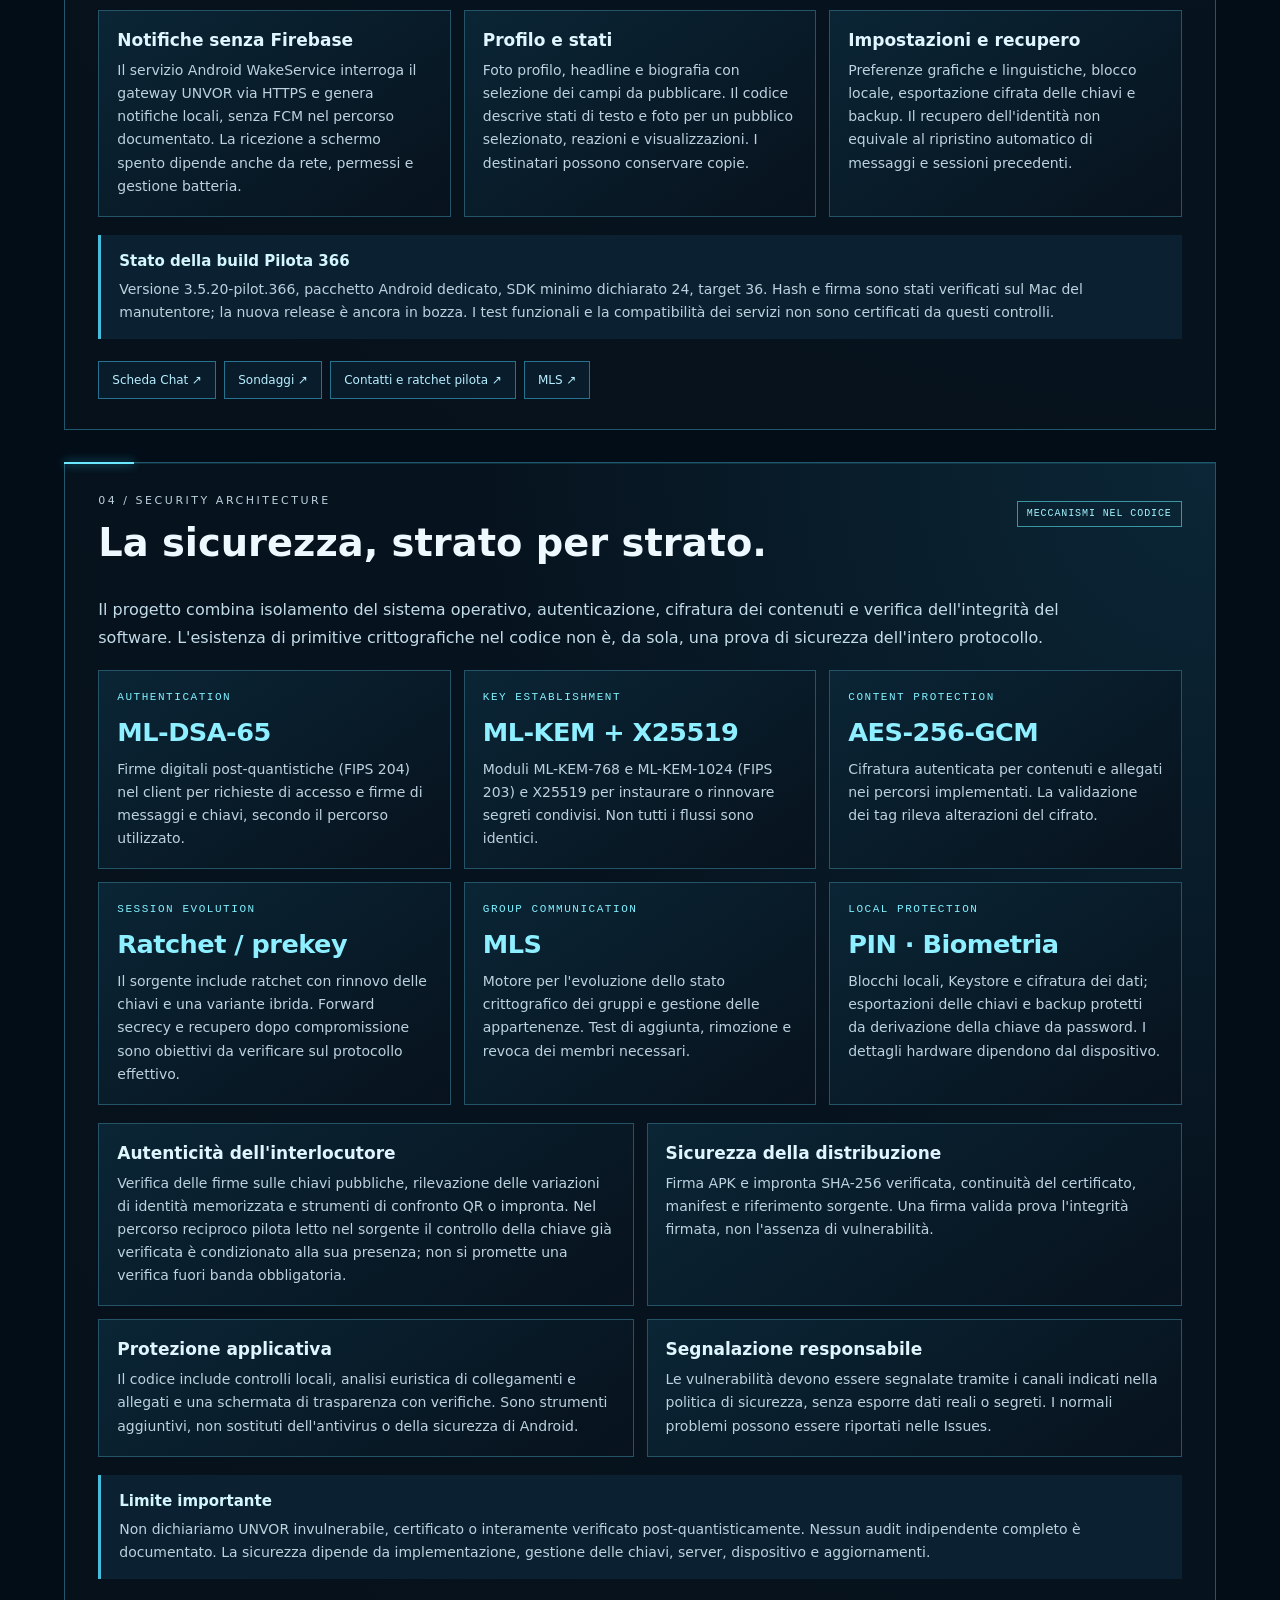
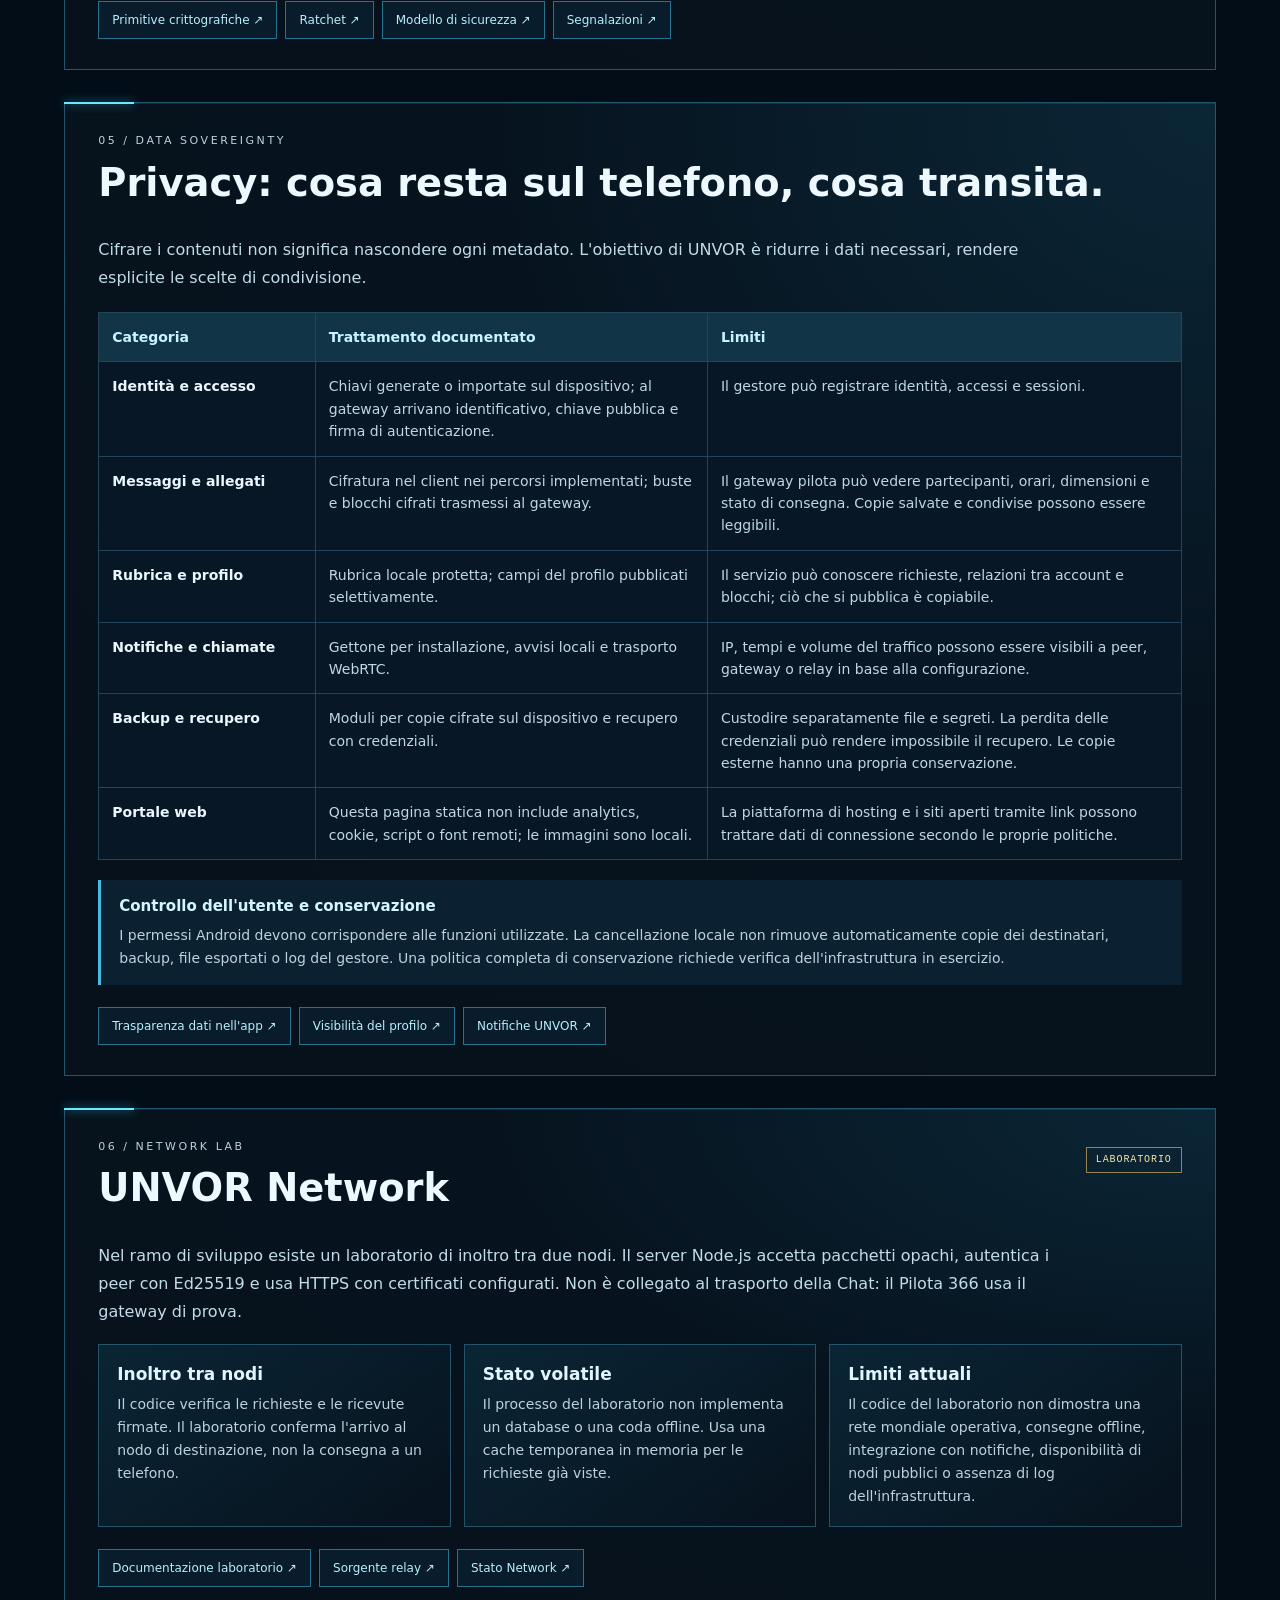
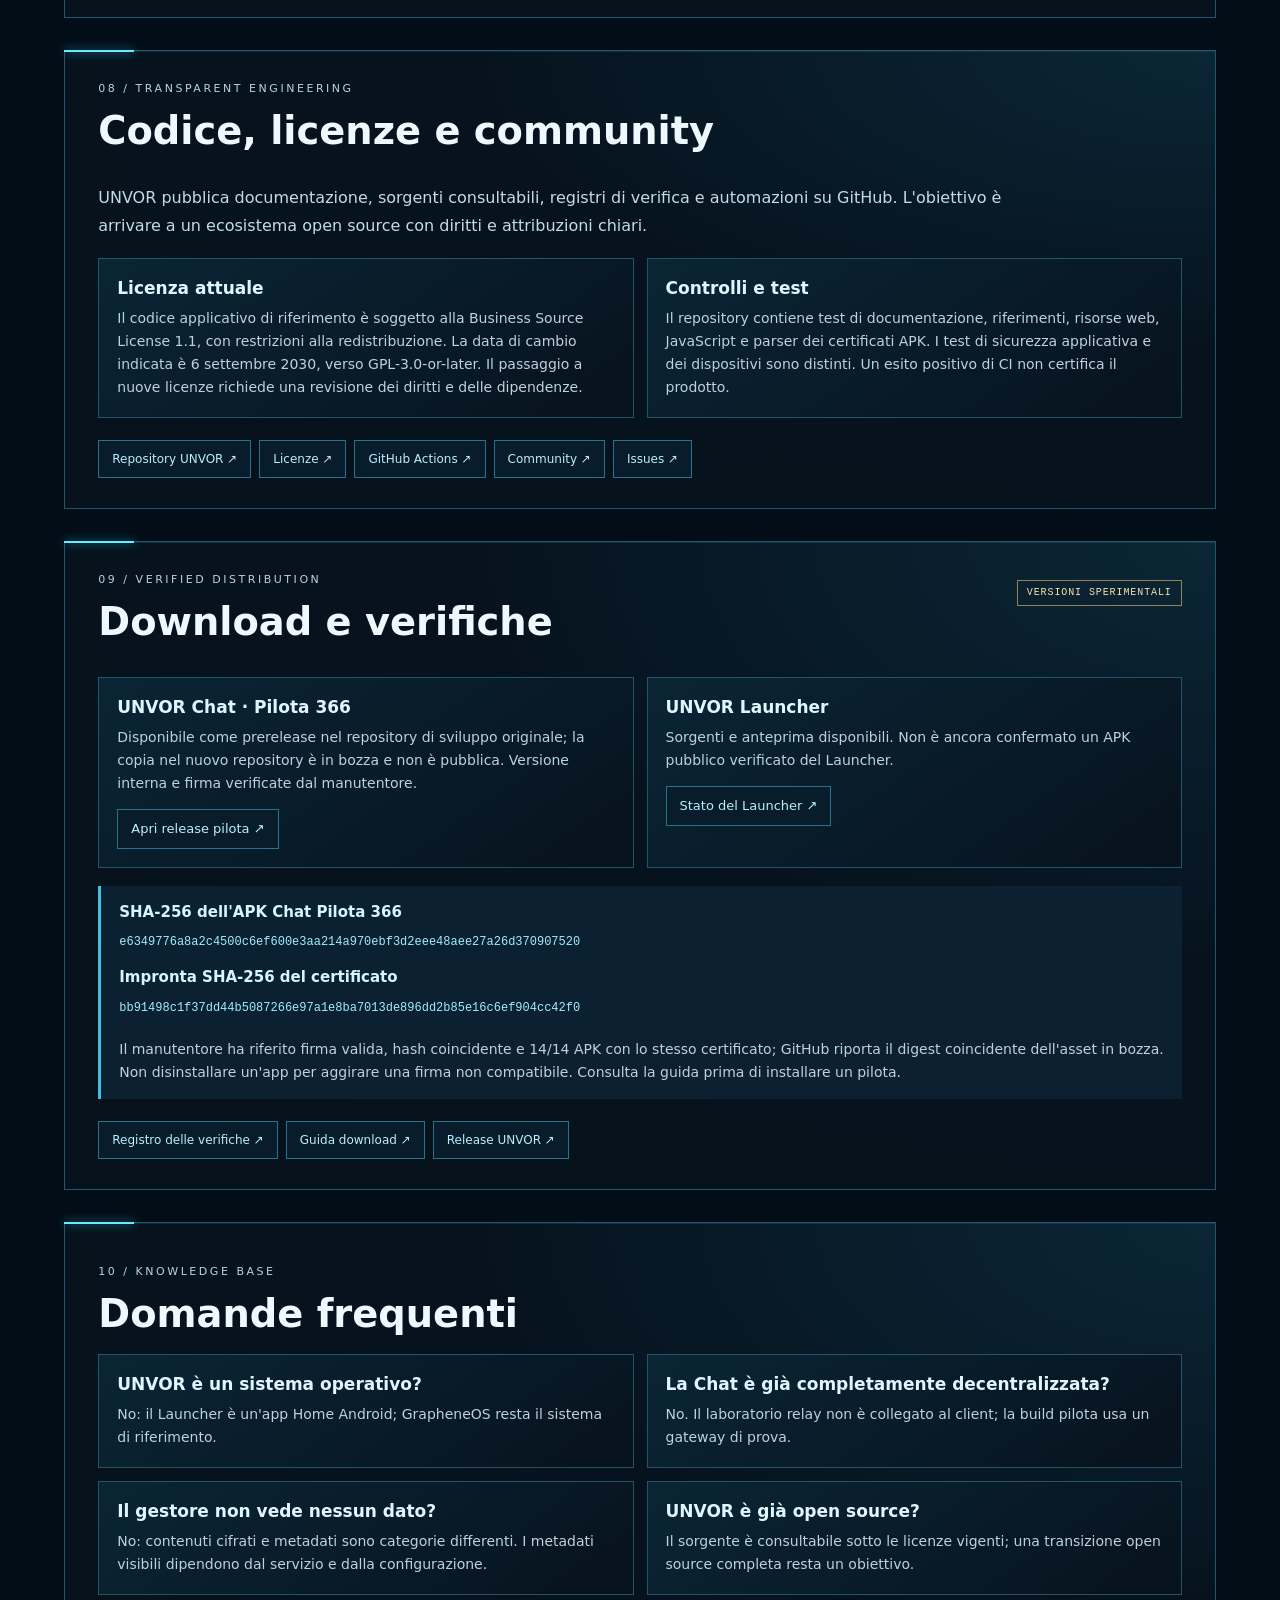
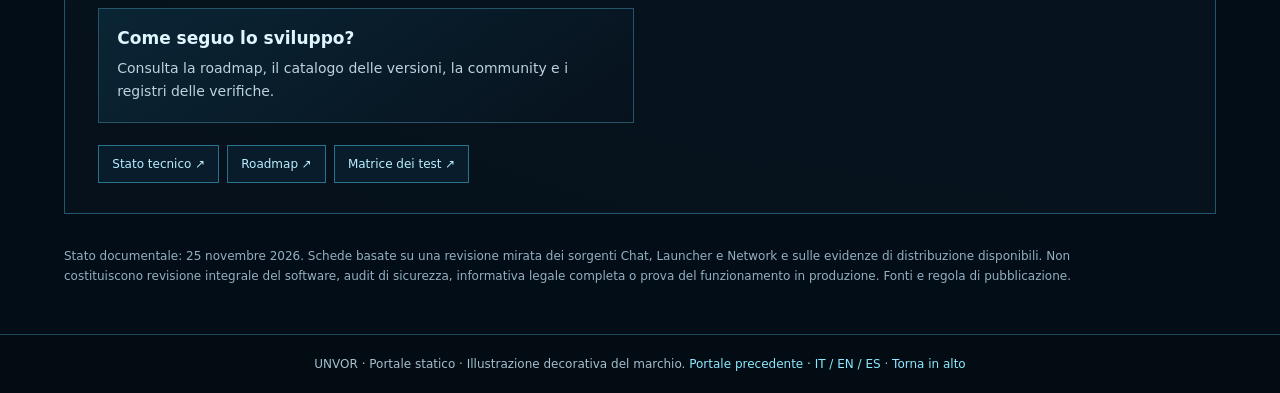
<file: nexus/index.html>
<!doctype html><html lang="it"><head><meta charset="utf-8"><meta name="viewport" content="width=device-width,initial-scale=1"><title>UNVOR</title><meta http-equiv="refresh" content="0; url=../"></head><body><p><a href="../">Portale ufficiale UNVOR</a></p></body></html>
</file>
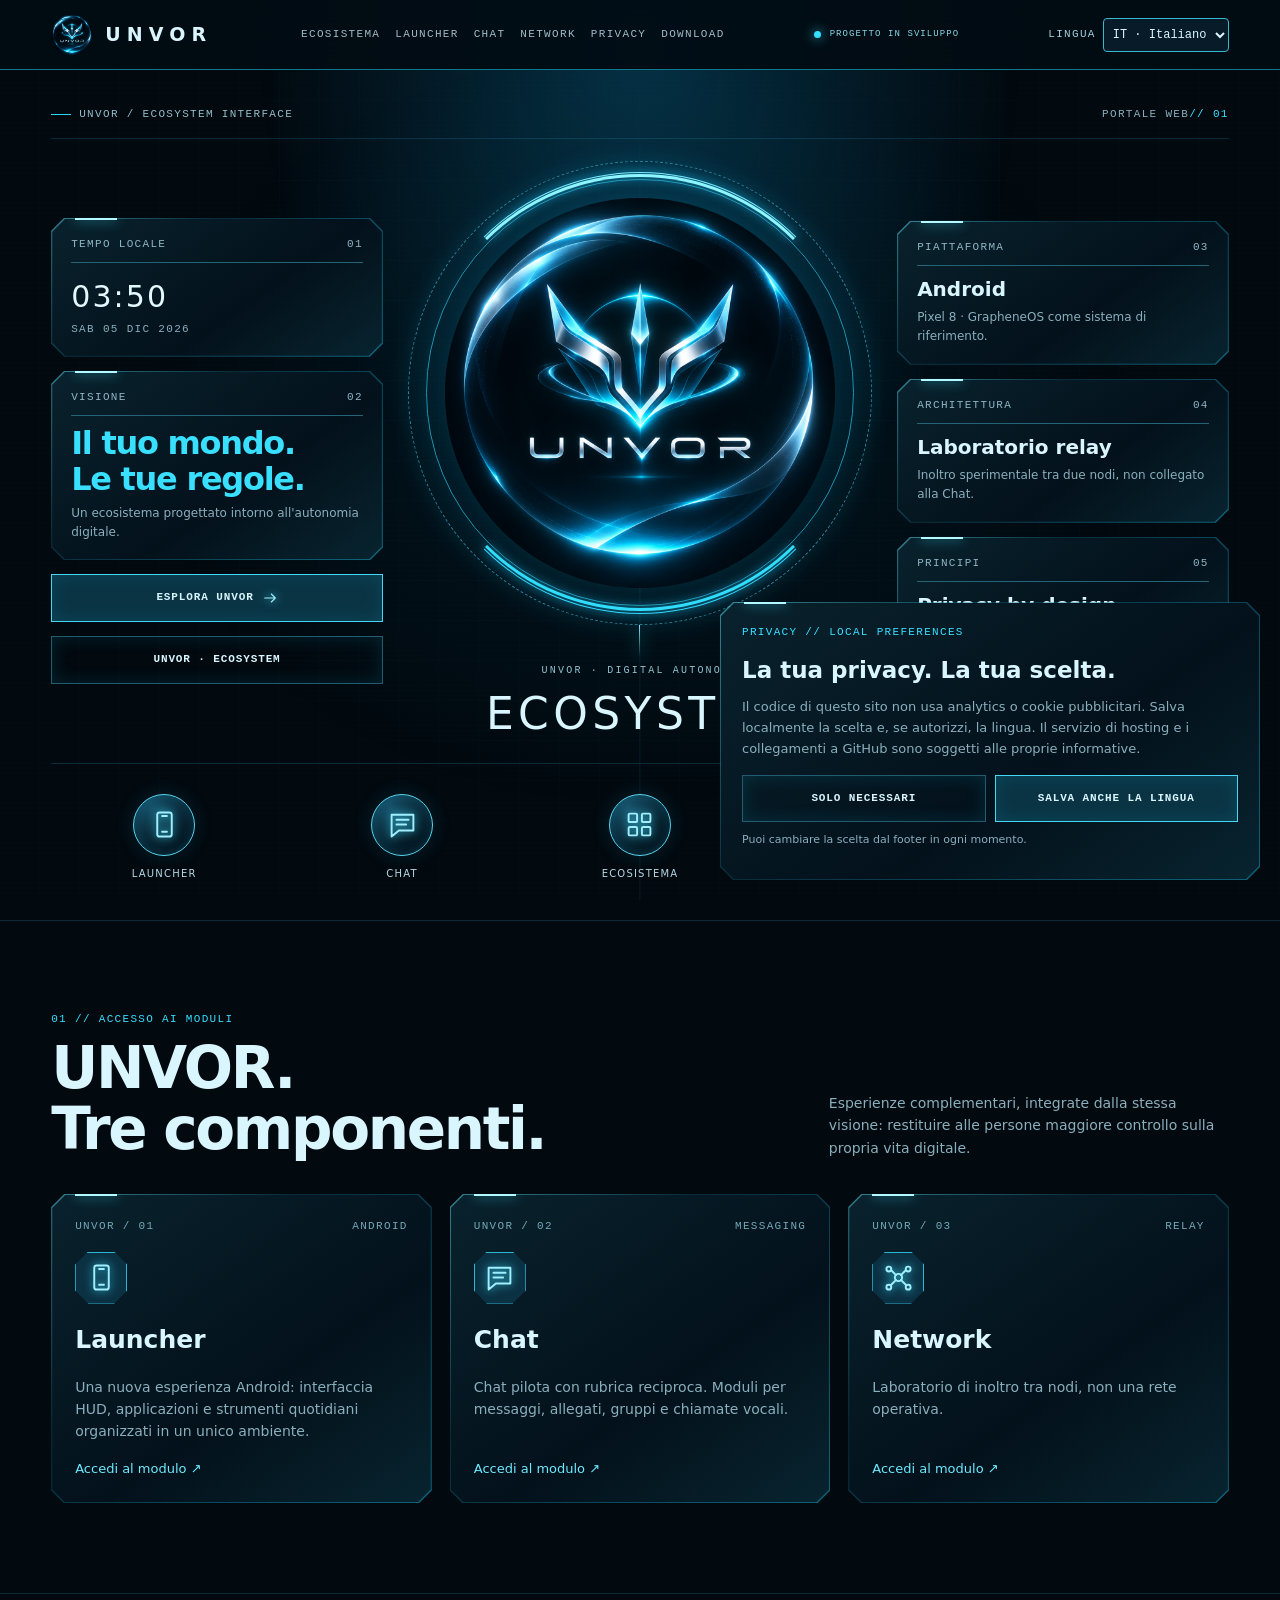
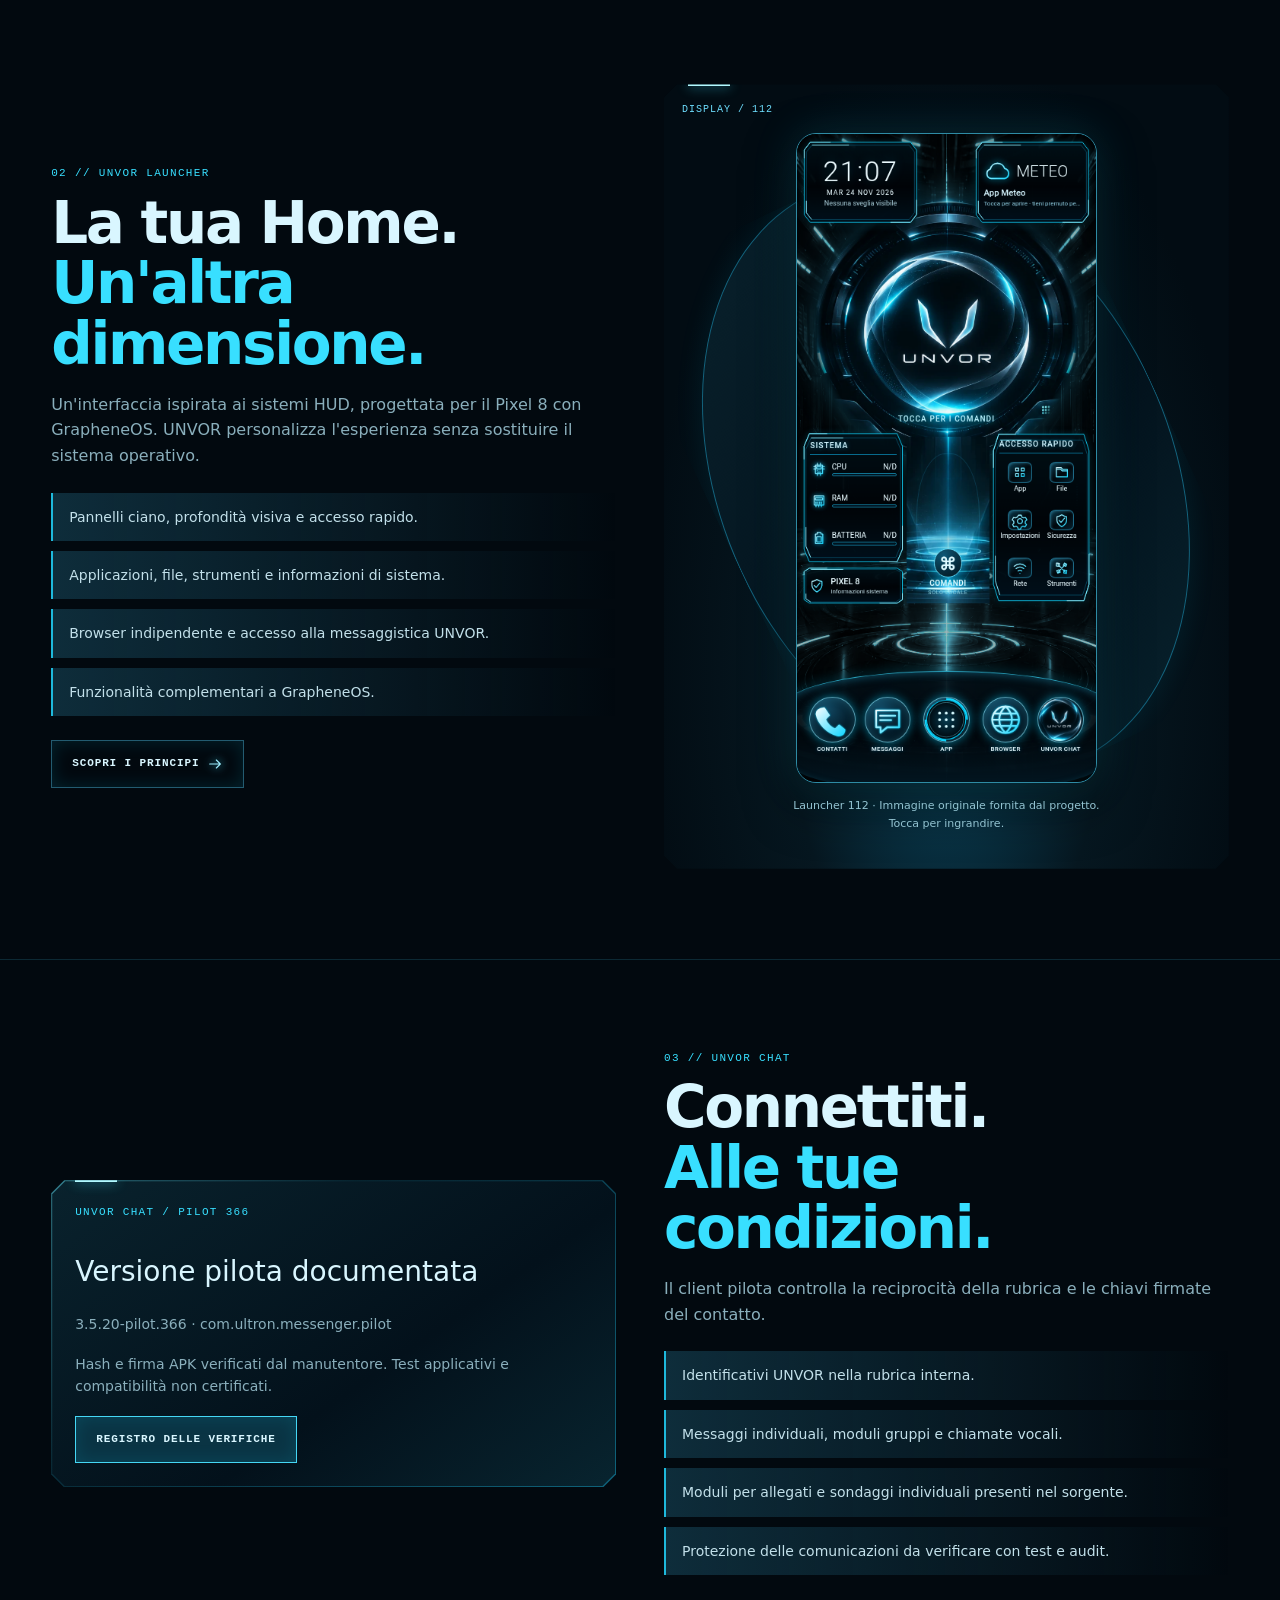
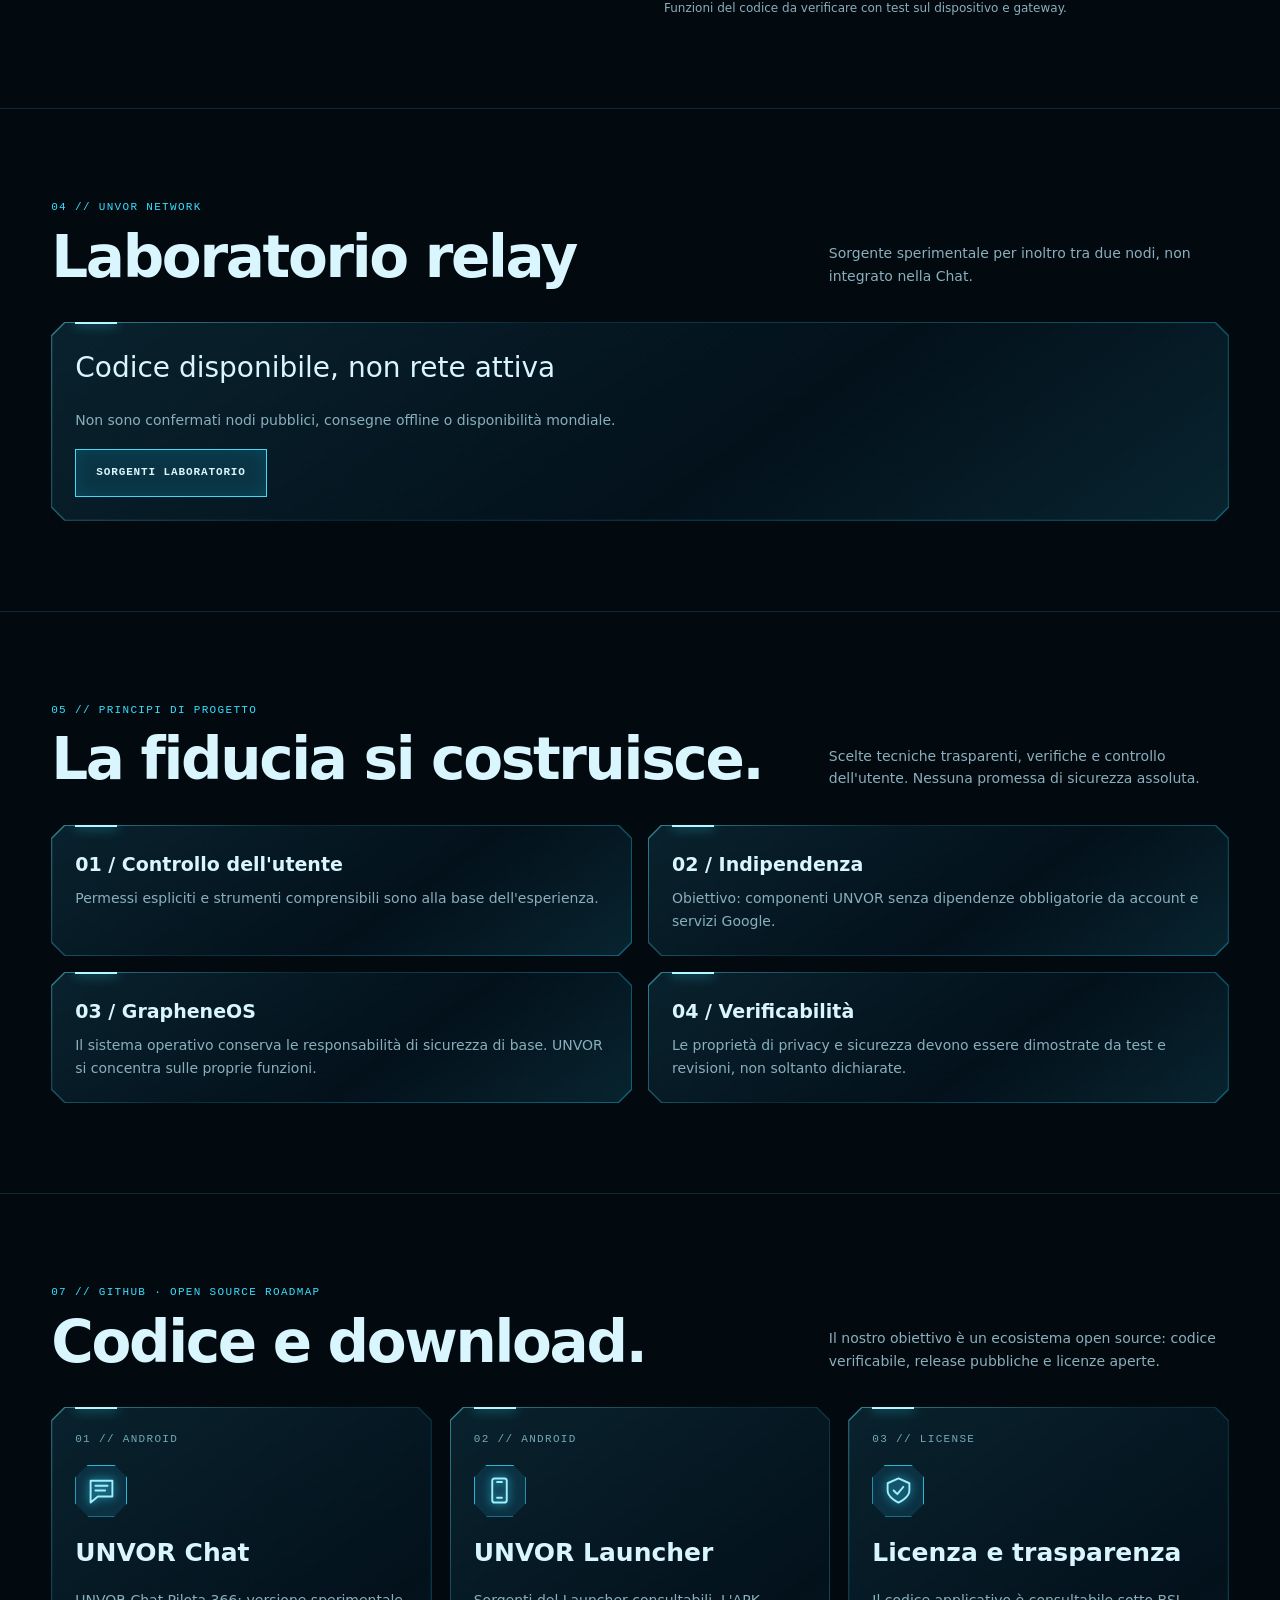
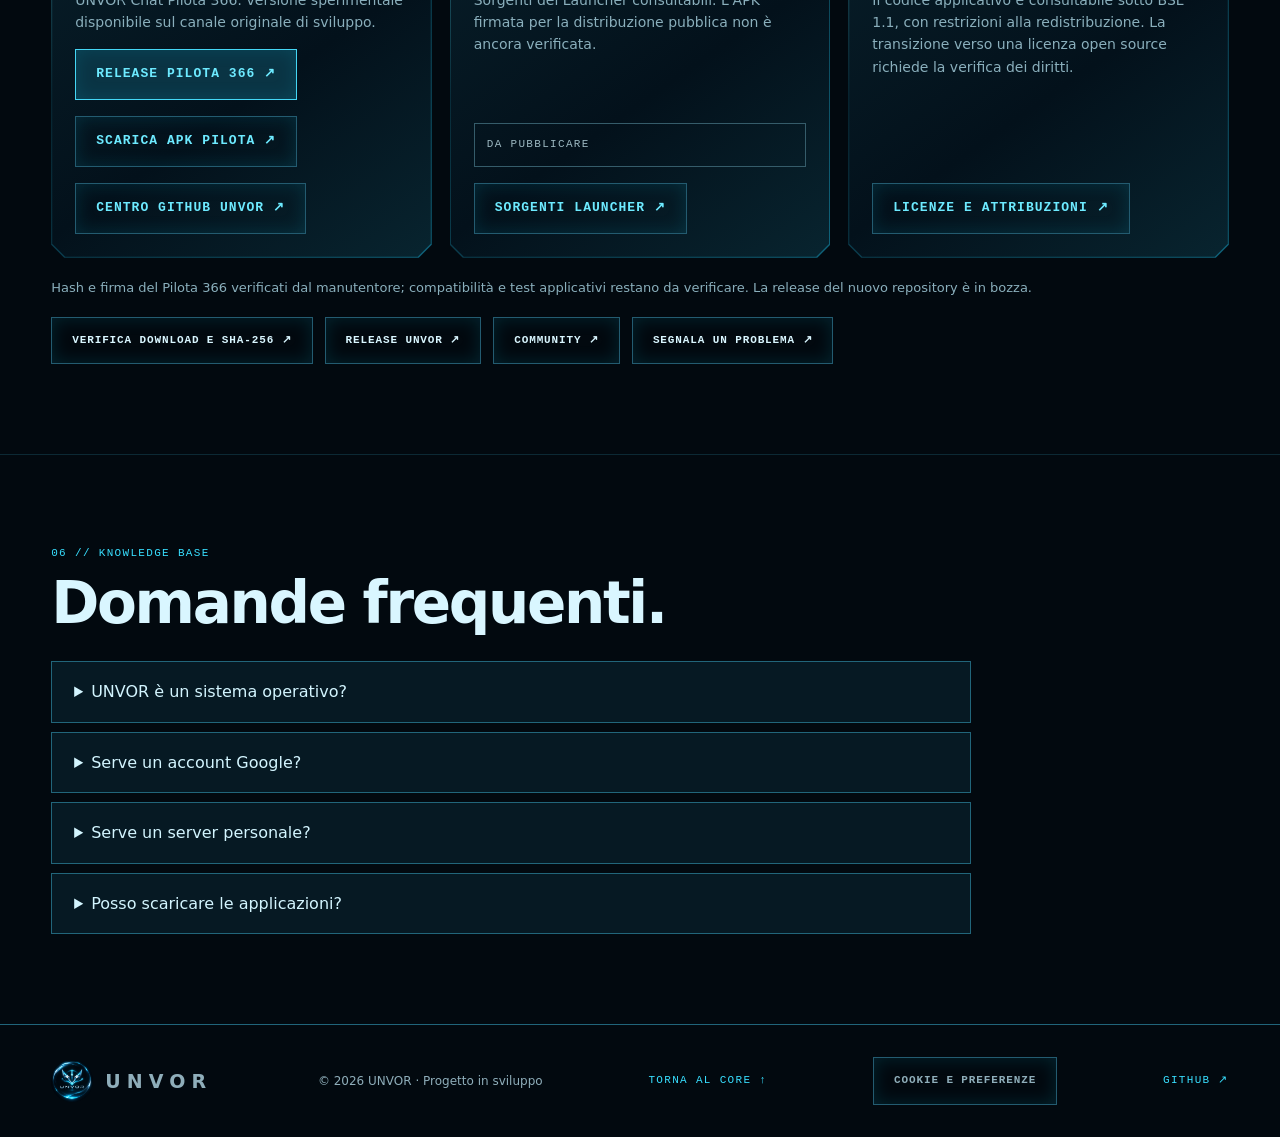
<file: portal-legacy.html>
<!DOCTYPE html>
<html lang="it"><head><meta charset="utf-8"/><meta content="width=device-width,initial-scale=1" name="viewport"/><meta content="#020c14" name="theme-color"/><title>UNVOR — Ecosystem</title><link rel="stylesheet" href="web/hud.css"/></head><body id="top"><a class="skip" href="#main"><span data-i18n="t0">Vai al contenuto</span></a><svg aria-hidden="true" style="position:absolute;width:0;height:0"><defs><symbol id="grid" viewbox="0 0 24 24"><rect height="7" rx="1" width="7" x="3" y="3"></rect><rect height="7" rx="1" width="7" x="14" y="3"></rect><rect height="7" rx="1" width="7" x="3" y="14"></rect><rect height="7" rx="1" width="7" x="14" y="14"></rect></symbol><symbol id="phone" viewbox="0 0 24 24"><rect height="20" rx="2" width="12" x="6" y="2"></rect><path d="M10 18h4M10 5h4"></path></symbol><symbol id="chat-icon" viewbox="0 0 24 24"><path d="M3 4h18v13H9l-6 5V4zM7 8h10M7 12h8"></path></symbol><symbol id="network" viewbox="0 0 24 24"><circle cx="12" cy="12" r="3"></circle><circle cx="4" cy="5" r="2"></circle><circle cx="20" cy="5" r="2"></circle><circle cx="4" cy="20" r="2"></circle><circle cx="20" cy="20" r="2"></circle><path d="m6 6 4 4m4 0 4-4M6 18l4-4m4 0 4 4"></path></symbol><symbol id="shield" viewbox="0 0 24 24"><path d="m12 2 9 4v6c0 6-9 10-9 10S3 18 3 12V6zM8 12l3 3 5-6"></path></symbol><symbol id="arrow" viewbox="0 0 24 24"><path d="M4 12h16m-6-6 6 6-6 6"></path></symbol></defs></svg><header class="bar"><div class="wrap"><a class="brand" href="#top"><img alt="" src="assets/logo-unvor.png"/>UNVOR</a><button aria-controls="nav" aria-expanded="false" class="menu"><span data-i18n="t2">MENU ☰</span></button><nav aria-label="Navigazione principale" class="nav" data-aria-label-key="a0" id="nav"><a href="#ecosistema"><span data-i18n="t3">Ecosistema</span></a><a href="#launcher">Launcher</a><a href="#chat">Chat</a><a href="#rete">Network</a><a href="#privacy"><span data-i18n="t7">Privacy</span></a><a href="#download"><span data-i18n="navdl">Download</span></a></nav><span class="status"><i class="dot"></i><span data-i18n="t8">Progetto in sviluppo</span></span><div class="lang-control"><label class="mono" for="lang"><span data-i18n="lang">Lingua</span></label><select aria-label="Lingua / Language / Idioma" id="lang"><option value="it">IT · Italiano</option><option value="en">EN · English</option><option value="es">ES · Español</option></select></div></div></header><main id="main"><section class="hero"><div class="wrap"><div class="hero-head mono"><span class="kicker">UNVOR / Ecosystem interface</span><span><span data-i18n="t10">PORTALE WEB</span><span class="cyan">// 01</span></span></div><div class="hero-grid"><div class="hero-left"><div class="panel micro"><div class="label"><span data-i18n="t12">Tempo locale</span><span>01</span></div><div class="readout" id="clock">--:--</div><div class="mono muted" id="date"><span data-i18n="t15">Ora del dispositivo</span></div></div><div class="panel micro"><div class="label"><span data-i18n="t16">Visione</span><span>02</span></div><h2 class="hero-title"><span data-i18n="t18">Il tuo mondo.</span><br/><span><span data-i18n="t19">Le tue regole.</span></span></h2><p><span data-i18n="t20">Un ecosistema progettato intorno all'autonomia digitale.</span></p></div><a class="btn" href="#ecosistema"><span data-i18n="t21">Esplora UNVOR</span><svg><use href="#arrow"></use></svg></a><a class="btn alt" href="index.html">UNVOR · Ecosystem</a></div><div class="core"><div class="reactor"><div class="ring r2"></div><div class="ring"></div><div class="ring r3"></div><img alt="Nuovo emblema UNVOR, metallico e ciano" data-alt-key="a2" src="assets/logo-unvor.png"/></div><div class="beam"></div><div class="core-caption mono">UNVOR · DIGITAL AUTONOMY</div><h1>ECOSYSTEM</h1></div><div class="hero-right"><div class="panel micro"><div class="label"><span data-i18n="t24">Piattaforma</span><span>03</span></div><strong>Android</strong><p><span data-i18n="t27">Pixel 8 · GrapheneOS come sistema di riferimento.</span></p></div><div class="panel micro"><div class="label"><span data-i18n="t28">Architettura</span><span>04</span></div><strong><span data-i18n="t30">Laboratorio relay</span></strong><p><span data-i18n="t31">Inoltro sperimentale tra due nodi, non collegato alla Chat.</span></p></div><div class="panel micro"><div class="label"><span data-i18n="t32">Principi</span><span>05</span></div><strong><span data-i18n="t34">Privacy by design</span></strong><p><span data-i18n="t35">Indipendenza e minimizzazione dei dati come obiettivi.</span></p></div></div></div><nav aria-label="Accesso rapido" class="dock" data-aria-label-key="a1"><a href="#launcher"><span class="orb"><svg><use href="#phone"></use></svg></span>Launcher</a><a href="#chat"><span class="orb"><svg><use href="#chat-icon"></use></svg></span>Chat</a><a href="#ecosistema"><span class="orb"><svg><use href="#grid"></use></svg></span><span data-i18n="t38">Ecosistema</span></a><a href="#rete"><span class="orb"><svg><use href="#network"></use></svg></span>Network</a><a href="#privacy"><span class="orb"><svg><use href="#shield"></use></svg></span><span data-i18n="t40">Privacy</span></a></nav></div></section>
<section class="section" id="ecosistema"><div class="wrap"><div class="section-head"><div><div class="eyebrow"><span data-i18n="t41">01 // Accesso ai moduli</span></div><h2><span data-i18n="t42">UNVOR.</span><br/><span data-i18n="t43">Tre componenti.</span></h2></div><p><span data-i18n="t44">Esperienze complementari, integrate dalla stessa visione: restituire alle persone maggiore controllo sulla propria vita digitale.</span></p></div><div class="modules"><article class="panel module"><div class="module-id">UNVOR / 01 <span>ANDROID</span></div><span class="mod-icon"><svg><use href="#phone"></use></svg></span><h3>Launcher</h3><p><span data-i18n="t48">Una nuova esperienza Android: interfaccia HUD, applicazioni e strumenti quotidiani organizzati in un unico ambiente.</span></p><a href="#launcher"><span data-i18n="t49">Accedi al modulo ↗</span></a></article><article class="panel module"><div class="module-id">UNVOR / 02 <span>MESSAGING</span></div><span class="mod-icon"><svg><use href="#chat-icon"></use></svg></span><h3>Chat</h3><p><span data-i18n="t53">Chat pilota con rubrica reciproca. Moduli per messaggi, allegati, gruppi e chiamate vocali.</span></p><a href="#chat"><span data-i18n="t54">Accedi al modulo ↗</span></a></article><article class="panel module"><div class="module-id">UNVOR / 03 <span>RELAY</span></div><span class="mod-icon"><svg><use href="#network"></use></svg></span><h3>Network</h3><p><span data-i18n="t58">Laboratorio di inoltro tra nodi, non una rete operativa.</span></p><a href="#rete"><span data-i18n="t59">Accedi al modulo ↗</span></a></article></div></div></section>
<section class="section" id="launcher"><div class="wrap product"><div><div class="eyebrow">02 // UNVOR Launcher</div><h2><span data-i18n="t61">La tua Home.</span><br/><span class="cyan"><span data-i18n="t62">Un'altra dimensione.</span></span></h2><p><span data-i18n="t63">Un'interfaccia ispirata ai sistemi HUD, progettata per il Pixel 8 con GrapheneOS. UNVOR personalizza l'esperienza senza sostituire il sistema operativo.</span></p><div class="specs"><div class="spec"><span data-i18n="t64">Pannelli ciano, profondità visiva e accesso rapido.</span></div><div class="spec"><span data-i18n="t65">Applicazioni, file, strumenti e informazioni di sistema.</span></div><div class="spec"><span data-i18n="t66">Browser indipendente e accesso alla messaggistica UNVOR.</span></div><div class="spec"><span data-i18n="t67">Funzionalità complementari a GrapheneOS.</span></div></div><a class="btn alt" href="#privacy"><span data-i18n="t68">Scopri i principi</span><svg><use href="#arrow"></use></svg></a></div><div class="panel visual"><span class="corner mono">DISPLAY / 112</span><figure><img alt="Schermata originale UNVOR Launcher 112" aria-label="Ingrandisci schermata Launcher 112" class="screen" data-alt-key="a3" data-aria-label-key="a4" role="button" src="assets/launcher-112.png" tabindex="0"/><figcaption><span data-i18n="t70">Launcher 112 · Immagine originale fornita dal progetto. Tocca per ingrandire.</span></figcaption></figure></div></div></section>
<section class="section" id="chat"><div class="wrap product"><div class="panel network-info"><div class="eyebrow">UNVOR CHAT / PILOT 366</div><h3><span data-i18n="verifiedbuild">Versione pilota documentata</span></h3><p>3.5.20-pilot.366 · com.ultron.messenger.pilot</p><p><span data-i18n="verifieddigest">Hash e firma APK verificati dal manutentore. Test applicativi e compatibilità non certificati.</span></p><a class="btn" href="https://github.com/Jabo86/UNVOR/blob/main/releases/evidence/chat-pilot-366.json"><span data-i18n="record">Registro delle verifiche</span></a></div><div><div class="eyebrow">03 // UNVOR Chat</div><h2><span data-i18n="t91">Connettiti.</span><br/><span class="cyan"><span data-i18n="t92">Alle tue condizioni.</span></span></h2><p><span data-i18n="t93">Il client pilota controlla la reciprocità della rubrica e le chiavi firmate del contatto.</span></p><div class="specs"><div class="spec"><span data-i18n="t94">Identificativi UNVOR nella rubrica interna.</span></div><div class="spec"><span data-i18n="t95">Messaggi individuali, moduli gruppi e chiamate vocali.</span></div><div class="spec"><span data-i18n="t96">Moduli per allegati e sondaggi individuali presenti nel sorgente.</span></div><div class="spec"><span data-i18n="t97">Protezione delle comunicazioni da verificare con test e audit.</span></div></div><p style="font-size:12px"><span data-i18n="t98">Funzioni del codice da verificare con test sul dispositivo e gateway.</span></p></div></div></section>
<section class="section" id="rete"><div class="wrap"><div class="section-head"><div><div class="eyebrow">04 // UNVOR Network</div><h2><span data-i18n="labtitle">Laboratorio relay</span></h2></div><p><span data-i18n="labstatus">Sorgente sperimentale per inoltro tra due nodi, non integrato nella Chat.</span></p></div><div class="panel network-info"><h3><span data-i18n="labproof">Codice disponibile, non rete attiva</span></h3><p><span data-i18n="lablimit">Non sono confermati nodi pubblici, consegne offline o disponibilità mondiale.</span></p><a class="btn" href="https://github.com/Jabo86/ultron-android/tree/e5646e0c304081e02a0e136620e0d27b56523e84/relay-node-lab"><span data-i18n="labsource">Sorgenti laboratorio</span></a></div></div></section>
<section class="section" id="privacy"><div class="wrap"><div class="section-head"><div><div class="eyebrow"><span data-i18n="t111">05 // Principi di progetto</span></div><h2><span data-i18n="t112">La fiducia si costruisce.</span></h2></div><p><span data-i18n="t113">Scelte tecniche trasparenti, verifiche e controllo dell'utente. Nessuna promessa di sicurezza assoluta.</span></p></div><div class="privacy"><article class="panel"><h3><span data-i18n="t114">01 / Controllo dell'utente</span></h3><p><span data-i18n="t115">Permessi espliciti e strumenti comprensibili sono alla base dell'esperienza.</span></p></article><article class="panel"><h3><span data-i18n="t116">02 / Indipendenza</span></h3><p><span data-i18n="t117">Obiettivo: componenti UNVOR senza dipendenze obbligatorie da account e servizi Google.</span></p></article><article class="panel"><h3>03 / GrapheneOS</h3><p><span data-i18n="t119">Il sistema operativo conserva le responsabilità di sicurezza di base. UNVOR si concentra sulle proprie funzioni.</span></p></article><article class="panel"><h3><span data-i18n="t120">04 / Verificabilità</span></h3><p><span data-i18n="t121">Le proprietà di privacy e sicurezza devono essere dimostrate da test e revisioni, non soltanto dichiarate.</span></p></article></div></div></section><section class="section" id="download"><div class="wrap"><div class="section-head"><div><div class="eyebrow">07 // GITHUB · OPEN SOURCE ROADMAP</div><h2><span data-i18n="dlhead">Codice e download.</span></h2></div><p><span data-i18n="dlintro">Il nostro obiettivo è un ecosistema open source: codice verificabile, release pubbliche e licenze aperte.</span></p></div><div class="modules dl-grid"><article class="panel module"><div class="module-id">01 // ANDROID</div><div class="mod-icon"><svg><use href="#chat-icon"></use></svg></div><h3>UNVOR Chat</h3><p><span data-i18n="chatdl">UNVOR Chat Pilota 366: versione sperimentale disponibile sul canale originale di sviluppo.</span></p><a class="btn" href="https://github.com/Jabo86/ultron-android/releases/tag/ratchet-pilot-66" rel="noopener noreferrer" target="_blank"><span data-i18n="releases">Release Pilota 366 ↗</span></a><a class="btn alt" href="https://github.com/Jabo86/ultron-android/releases/download/ratchet-pilot-66/UNVOR-Chat-Pilota-366.apk" rel="noopener noreferrer"><span data-i18n="apkdirect">Scarica APK pilota ↗</span></a><a class="btn alt" href="https://github.com/Jabo86/UNVOR" rel="noopener noreferrer" target="_blank"><span data-i18n="source">Centro GitHub UNVOR ↗</span></a></article><article class="panel module"><div class="module-id">02 // ANDROID</div><div class="mod-icon"><svg><use href="#phone"></use></svg></div><h3>UNVOR Launcher</h3><p><span data-i18n="launchdl">Sorgenti del Launcher consultabili. L'APK firmata per la distribuzione pubblica non è ancora verificata.</span></p><span class="dl-pending mono"><span data-i18n="pending">Da pubblicare</span></span><a class="btn alt" href="https://github.com/Jabo86/ultron-android/tree/fix/unvor-launcher/unvor-launcher" rel="noopener noreferrer" target="_blank"><span data-i18n="launchsource">Sorgenti Launcher ↗</span></a></article><article class="panel module"><div class="module-id">03 // LICENSE</div><div class="mod-icon"><svg><use href="#shield"></use></svg></div><h3><span data-i18n="lictitle">Licenza e trasparenza</span></h3><p><span data-i18n="licdesc">Il codice applicativo è consultabile sotto BSL 1.1, con restrizioni alla redistribuzione. La transizione verso una licenza open source richiede la verifica dei diritti.</span></p><a class="btn alt" href="https://github.com/Jabo86/UNVOR/blob/main/docs/LICENSING.md" rel="noopener noreferrer" target="_blank"><span data-i18n="license">Licenze e attribuzioni ↗</span></a></article></div><p class="dl-note"><span data-i18n="dlwarn">Hash e firma del Pilota 366 verificati dal manutentore; compatibilità e test applicativi restano da verificare. La release del nuovo repository è in bozza.</span></p><div style="display:flex;flex-wrap:wrap;gap:12px;margin-top:18px"><a class="btn alt" href="https://github.com/Jabo86/UNVOR/blob/main/docs/DOWNLOADS.md"><span data-i18n="verifydl">Verifica download e SHA-256 ↗</span></a><a class="btn alt" href="https://github.com/Jabo86/UNVOR/releases"><span data-i18n="newreleases">Release UNVOR ↗</span></a><a class="btn alt" href="https://github.com/Jabo86/UNVOR/discussions"><span data-i18n="community">Community ↗</span></a><a class="btn alt" href="https://github.com/Jabo86/UNVOR/issues"><span data-i18n="reportbug">Segnala un problema ↗</span></a></div></div></section><section class="section" id="faq"><div class="wrap"><div class="eyebrow">06 // Knowledge base</div><h2 style="margin-bottom:28px"><span data-i18n="t123">Domande frequenti.</span></h2><div class="faq"><details><summary><span data-i18n="t124">UNVOR è un sistema operativo?</span></summary><p><span data-i18n="t125">No. Il progetto comprende un launcher Android, una chat e una rete di relay. GrapheneOS è il sistema di riferimento sul Pixel 8.</span></p></details><details><summary><span data-i18n="t126">Serve un account Google?</span></summary><p><span data-i18n="t127">L'obiettivo è offrire componenti utilizzabili senza account Google o dipendenze obbligatorie dai suoi servizi.</span></p></details><details><summary><span data-i18n="t128">Serve un server personale?</span></summary><p><span data-i18n="t129">La Chat pilota usa un gateway di prova; il laboratorio relay non è integrato.</span></p></details><details><summary><span data-i18n="t130">Posso scaricare le applicazioni?</span></summary><p><span data-i18n="t131">La Chat 366 è disponibile nel repository originale; il nuovo hub contiene una release in bozza.</span></p></details></div></div></section></main><footer class="footer"><div class="wrap"><a class="brand" href="#top"><img alt="" src="assets/logo-unvor.png"/>UNVOR</a><small><span data-i18n="t133">© 2026 UNVOR · Progetto in sviluppo</span></small><a class="mono cyan" href="#top"><span data-i18n="t134">Torna al core ↑</span></a><button class="btn alt" id="cookie-open"><span data-i18n="cookieopen">Cookie e preferenze</span></button><a class="mono cyan" href="https://github.com/Jabo86/UNVOR" rel="noopener noreferrer" target="_blank">GITHUB ↗</a></div></footer><div aria-label="Schermata ingrandita" aria-modal="true" class="zoom" data-aria-label-key="a7" hidden="" id="zoom" role="dialog"><button aria-label="Chiudi anteprima" data-aria-label-key="a8"><span data-i18n="t135">Chiudi ×</span></button><img alt=""/></div><aside aria-labelledby="cookie-title" class="cookie-box panel" hidden="" id="cookie-box"><div class="eyebrow">PRIVACY // LOCAL PREFERENCES</div><h3 id="cookie-title"><span data-i18n="cookiehead">La tua privacy. La tua scelta.</span></h3><p><span data-i18n="cookieinfo">Il codice di questo sito non usa analytics o cookie pubblicitari. Salva localmente la scelta e, se autorizzi, la lingua. Il servizio di hosting e i collegamenti a GitHub sono soggetti alle proprie informative.</span></p><div class="cookie-options"><button class="btn alt" id="cookie-no"><span data-i18n="cookieno">Solo necessari</span></button><button class="btn" id="cookie-yes"><span data-i18n="cookieyes">Salva anche la lingua</span></button></div><p class="cookie-note"><span data-i18n="cookienote">Puoi cambiare la scelta dal footer in ogni momento.</span></p></aside><script src="web/hud.js"></script></body></html>
</file>
<file: web/nexus-ecosystem.css>
*{box-sizing:border-box}html{scroll-padding-top:20px}body{margin:0;background:#030b13;color:#edf8ff;font:15px/1.5 system-ui,-apple-system,BlinkMacSystemFont,"Segoe UI",sans-serif;--ice:#83f1ff;--cyan:#23c9f0;--line:#2599bd;--muted:#a9cedc}a{color:inherit;text-decoration:none}a:focus-visible{outline:3px solid white;outline-offset:5px}a:hover{color:var(--ice)}img{display:block;max-width:100%}svg{display:block}.skip{position:absolute;top:-100px;left:16px;background:#fff;color:#061321;padding:10px;z-index:10}.skip:focus{top:12px}.topbar{min-height:60px;display:flex;align-items:center;justify-content:space-between;gap:20px;padding:0 5.3%;background:linear-gradient(180deg,#020a11,#041622);border-bottom:1px solid #2288a8;position:relative;z-index:2}.brand{display:flex;align-items:center;gap:17px;font-size:22px;font-weight:750;letter-spacing:.32em;white-space:nowrap}.brand svg{width:43px;height:46px;filter:drop-shadow(0 0 7px #50eaff88)}nav{display:flex;flex-wrap:wrap;align-items:center;gap:clamp(16px,2.4vw,40px);font-size:14px}.topbar nav a:first-child{color:#b2f4ff;border-bottom:2px solid var(--ice);padding:18px 0 15px;text-shadow:0 0 10px var(--cyan)}.nav-action{border:1px solid var(--cyan);padding:9px 17px;white-space:nowrap;color:#d5f6ff;box-shadow:inset 0 0 12px #169ad02a;clip-path:polygon(8px 0,100% 0,100% calc(100% - 8px),calc(100% - 8px) 100%,0 100%,0 8px)}.landing{position:relative;isolation:isolate;overflow:hidden;min-height:calc(100svh - 60px);display:flex;flex-direction:column;justify-content:center;background:#071722}.landing:before{content:"";position:absolute;inset:0;z-index:-2;background:linear-gradient(90deg,#03111bb3 0%,transparent 42%,transparent 61%,#03111b88 100%),url(../assets/nexus/hangar-left.webp) left top/34% auto no-repeat,url(../assets/nexus/hangar-right.webp) right top/36% auto no-repeat,url(../assets/nexus/deck-left.webp) left 72%/35% auto no-repeat,url(../assets/nexus/deck-right.webp) right 72%/35% auto no-repeat,radial-gradient(ellipse at 50% 55%,#17465c,#04101d 70%)}.landing:after{content:"";position:absolute;inset:60% 0 0;z-index:-1;background:linear-gradient(180deg,#04111a00,#03121b77 32%,#04131d22),url(../assets/nexus/floor.webp) bottom center/50% 110px repeat-x;pointer-events:none}.scene{display:grid;grid-template-columns:minmax(250px,29fr) minmax(370px,43fr) minmax(350px,31fr);align-items:center;min-height:clamp(510px,65vh,740px);position:relative;gap:0;padding:0 3.5%}.hero{position:relative;z-index:2;padding:28px 8px 28px 12%;text-shadow:0 2px 12px #000}.hero .eyebrow{font-size:10px;letter-spacing:.26em;color:#95e8fa;margin:0 0 14px}.hero h1{font-size:clamp(43px,4.25vw,82px);font-weight:820;letter-spacing:.015em;line-height:.98;margin:0 0 13px}.hero h1 span{color:var(--ice);text-shadow:0 0 24px #35dcfc8c}.tagline{font-size:clamp(16px,1.45vw,24px);letter-spacing:.035em;line-height:1.4;margin:0}.separator{height:2px;width:88%;background:linear-gradient(90deg,#b8fbff 15%,#31c8ee 32%,#13647b 45%,transparent);box-shadow:0 0 11px #44cfff77;margin:22px 0}.intro{font-size:clamp(13px,.95vw,16px);line-height:1.65;color:#edf9ff;max-width:350px;margin:0 0 24px}.angled{display:inline-flex;align-items:center;justify-content:center;gap:16px;position:relative;padding:13px 24px;min-height:55px;font-size:clamp(13px,1.05vw,17px);font-weight:760;letter-spacing:.04em;isolation:isolate;color:white;text-shadow:0 0 10px #4ae7ff}.angled:before,.angled:after{content:"";position:absolute;inset:0;clip-path:polygon(15px 0,calc(100% - 15px) 0,100% 50%,calc(100% - 15px) 100%,15px 100%,0 50%);z-index:-1}.angled:before{background:#9df8ff;filter:drop-shadow(0 0 9px #24cfff)}.angled:after{inset:2px;background:linear-gradient(180deg,#082c41,#041421);box-shadow:inset 0 0 17px #28d9ff7a}.angled b{color:var(--ice);font-size:25px;line-height:1}.hero-art{align-self:stretch;position:relative;min-width:0;overflow:visible;display:flex;justify-content:center;align-items:center}.hero-art img{width:115%;max-width:none;height:100%;object-fit:contain;object-position:center;position:absolute;top:0;bottom:0;left:-8%;mask-image:linear-gradient(90deg,transparent,#000 8%,#000 93%,transparent);filter:drop-shadow(0 0 20px #0c739833)}.right-panels{display:grid;grid-template-columns:minmax(155px,1.15fr) minmax(142px,1fr);align-items:center;gap:15px;z-index:2;position:relative}.holo{position:relative;padding:13px;background:linear-gradient(145deg,#0b2a3eea,#03111ef5);border:1px solid #5ce8ff;box-shadow:inset 0 0 19px #0f668347,0 0 18px #27b9eb46;clip-path:polygon(12px 0,calc(100% - 12px) 0,100% 12px,100% calc(100% - 12px),calc(100% - 12px) 100%,12px 100%,0 calc(100% - 12px),0 12px)}.holo:before{content:"";position:absolute;inset:4px;border:1px solid #167c9b66;pointer-events:none;clip-path:polygon(8px 0,100% 0,100% 100%,0 100%,0 8px)}.holo h2{font-size:clamp(10px,.94vw,15px);letter-spacing:.045em;line-height:1.4;margin:0 0 10px;padding:0 0 9px;border-bottom:1px solid #1a7598;color:#b3f5ff}.phone{transform:perspective(950px) rotateY(0);padding:12px}.phone img{width:100%;max-height:46vh;object-fit:contain;filter:drop-shadow(0 0 5px #0c88a1)}.phone figcaption{font-size:10px;text-align:center;color:#b9dce9;margin:8px 0 0}.about p{font-size:clamp(12px,.85vw,14px);line-height:1.55;margin:0 0 14px;color:#e2f1f9}.feature{display:flex;align-items:center;gap:8px;border:1px solid #277b96;border-radius:6px;padding:7px;margin-top:8px;font-size:clamp(10px,.74vw,13px);background:#05141fc9}.feature svg{width:23px;height:23px;color:#8be8ff;flex:none}.portals{display:grid;grid-template-columns:repeat(7,minmax(0,1fr));gap:clamp(12px,1.5vw,23px);padding:7px 5% 26px;position:relative;z-index:2}.portal{min-height:139px;position:relative;isolation:isolate;text-align:center;padding:13px 8px 9px;display:flex;flex-direction:column;align-items:center;justify-content:flex-start;filter:drop-shadow(0 0 7px #21c9ef55)}.portal:before,.portal:after{position:absolute;content:"";inset:0;z-index:-1;clip-path:polygon(18px 0,calc(100% - 18px) 0,100% 18px,100% calc(100% - 18px),calc(100% - 18px) 100%,18px 100%,0 calc(100% - 18px),0 18px)}.portal:before{background:#54dafa}.portal:after{inset:1px;background:linear-gradient(150deg,#0a3043,#03141f 65%,#041924)}.portal svg{width:34px;height:34px;stroke:#a0f5ff;filter:drop-shadow(0 0 5px #28e2ff);margin-bottom:5px}.portal strong{font-size:clamp(14px,1.15vw,20px);line-height:1.15}.portal span{color:#c3e4f1;font-size:clamp(10px,.78vw,13px);line-height:1.3;margin:5px 0 2px;max-width:155px}.portal b{color:var(--ice);font-size:20px;line-height:1;margin-top:auto}.portal:hover:after{background:linear-gradient(145deg,#10465a,#06202e)}.footer-band{display:flex;justify-content:center;align-items:center;gap:14px;padding:7px 4% 14px;letter-spacing:.31em;font-size:16px;font-weight:750;background:linear-gradient(90deg,transparent,#03131fe8,transparent)}.footer-band svg{height:30px;width:31px}.footer-band:before,.footer-band:after{content:"";width:min(19vw,260px);height:2px;background:linear-gradient(90deg,transparent,#1f9fc8)}.footer-band:after{transform:scaleX(-1)}.details{max-width:1400px;margin:auto;padding:60px 5%;background:#030d17}.section-kicker{color:var(--ice);font-size:11px;letter-spacing:.23em}.details h2{font-size:clamp(25px,3vw,39px);margin:5px 0 10px}.details>p{color:var(--muted);max-width:750px}.detail-grid{display:grid;grid-template-columns:repeat(3,1fr);gap:18px;margin-top:26px}.detail{border:1px solid #23546b;background:linear-gradient(145deg,#0a2333,#07121e);padding:22px;scroll-margin-top:20px}.detail h3{margin:0 0 8px;color:#a9f4ff;font-size:19px}.detail p{color:#bcd3e0;font-size:14px}.detail a{color:var(--ice);font-weight:600;text-decoration:underline;text-underline-offset:4px}.sitefoot{padding:20px 5%;border-top:1px solid #1b475b;color:#a4bfcd;font-size:12px;text-align:center}.sitefoot a{color:#8de9ff}
@media(min-width:1600px){.scene{grid-template-columns:29fr 44fr 30fr;min-height:66vh}.hero-art img{width:116%;left:-8%}.right-panels{gap:22px}.holo{padding:16px}.portal{min-height:155px}}
@media(max-width:1150px){.scene{grid-template-columns:30fr 40fr 30fr;padding:0 3%;min-height:550px}.right-panels{grid-template-columns:1fr;gap:12px;max-width:205px;margin:auto}.phone img{max-height:285px}.about p{font-size:12px}.about .feature{display:none}.hero{padding-left:4%}.hero-art img{width:145%;left:-22.5%}.topbar{padding:0 3%}nav{gap:13px}.portals{padding-left:3%;padding-right:3%;gap:9px}.portal{min-height:124px}.portal span{font-size:10px}}
@media(max-width:760px){.topbar{padding:10px 4%;gap:12px}.brand{font-size:18px;gap:9px}.brand svg{width:30px;height:34px}.topbar nav{order:3;width:100%;justify-content:space-between;gap:10px;font-size:12px}.topbar nav a:first-child{padding:4px 0}.nav-action{font-size:12px;padding:7px 10px}.scene{display:flex;flex-direction:column;padding:18px 5% 0;min-height:0;gap:14px}.hero{padding:12px 0 0;width:100%;text-align:center}.hero h1{font-size:clamp(44px,11vw,65px)}.hero .eyebrow{margin-bottom:10px}.tagline{font-size:16px}.separator{margin:15px auto;width:75%}.intro{max-width:430px;margin:0 auto 18px}.hero-art{height:clamp(320px,100vw,510px);width:100%;order:0}.hero-art img{width:110%;left:-5%;max-height:100%;object-fit:contain}.right-panels{grid-template-columns:1fr 1fr;width:100%;max-width:480px;gap:12px;margin:0 auto 15px;align-items:center}.phone img{max-height:285px}.about .feature{display:flex;font-size:10px}.portals{grid-template-columns:repeat(2,minmax(0,1fr));padding:8px 5% 20px;gap:10px}.portal:last-child{grid-column:1/-1}.portal strong{font-size:17px}.portal span{font-size:12px}.detail-grid{grid-template-columns:1fr}.details{padding-top:35px}.landing:before{background-size:auto,80% auto,80% auto,80% auto,80% auto,auto}.footer-band{font-size:13px}}
/* Blend the original scene crops into a continuous illustrated background. */
.landing:before{background:linear-gradient(90deg,#020b1455,transparent 46%,transparent 62%,#020b1422),url(../assets/nexus/hangar.webp) center/100% 100% no-repeat}.landing:after{background:linear-gradient(180deg,transparent,#04111b44 50%,transparent)}.hero-art img{width:100%;left:0;object-fit:cover;object-position:center;mask-image:linear-gradient(90deg,transparent,#000 8%,#000 94%,transparent)}.tagline{font-size:clamp(15px,1.22vw,22px)}.hero h1{letter-spacing:.045em}.hero .eyebrow{letter-spacing:.2em}.scene{grid-template-columns:29fr 43fr 31fr}.phone h2{font-size:clamp(10px,.78vw,13px)}
@media(max-width:1150px){.hero-art img{object-fit:contain;width:140%;left:-20%;mask-image:none}.scene{grid-template-columns:30fr 40fr 30fr}}
@media(max-width:760px){.hero-art img{width:110%;left:-5%;object-fit:contain;mask-image:linear-gradient(90deg,transparent,#000 5%,#000 95%,transparent)}.landing:before{background:radial-gradient(ellipse at 50% 30%,#103449,#030c15 68%)}.tagline{font-size:16px}.hero h1{letter-spacing:.02em}}

/* Technical dossier — original cinematic hero preserved */
.expanded{max-width:1440px;padding:64px 5% 36px}.expanded .lead{font-size:16px;line-height:1.75;color:#c2dce8;max-width:970px}.section-nav{gap:8px;margin:23px 0 32px;font-size:13px}.section-nav a,.source-links a,.cta-small{padding:9px 13px;border:1px solid #27728e;background:#081c2b;color:#b8efff;display:inline-flex;align-items:center;min-height:38px}.section-nav a:hover,.source-links a:hover,.cta-small:hover{background:#123d4d;border-color:#6bedff}.architecture{display:grid;grid-template-columns:repeat(4,minmax(0,1fr));gap:12px}.architecture>div,.feature-card,.crypto-grid>div,.faq-grid>div{min-width:0;border:1px solid #255468;background:linear-gradient(145deg,#0a2535,#07121d);padding:18px}.architecture small,.crypto-grid small,.route-flow small{display:block;letter-spacing:.14em;font:11px/1.5 ui-monospace,monospace;color:#83f1ff;margin-bottom:7px}.architecture b,.architecture span{display:block}.architecture b{font-size:16px}.architecture span{color:#b4d2df;font-size:13px;margin-top:7px}.legend{display:flex;align-items:center;flex-wrap:wrap;gap:7px 12px;max-width:none!important;font-size:12px;margin:23px 0 36px}.flag{display:inline-block;padding:5px 9px;letter-spacing:.09em;font:10px/1.4 ui-monospace,monospace;white-space:normal;border:1px solid #426274;color:#c3dce8}.flag.code{border-color:#3b96a3;color:#a4f3ff}.flag.pilot{border-color:#958451;color:#f6e3a9}.flag.future{border-color:#50657e;color:#c2d0e1}.chapter{position:relative;scroll-margin-top:20px;padding:30px clamp(16px,2.6vw,36px);margin:20px 0 32px;border:1px solid #21576c;background:radial-gradient(ellipse at 100% 0,#0b2636 0%,#06131e 45%,#06111b 90%);box-shadow:inset 0 1px 0 #27778a44}.chapter:before{position:absolute;content:"";top:-1px;left:-1px;width:70px;height:2px;background:#6ce8ff;box-shadow:0 0 10px #28a8d2}.chapter-head{display:flex;align-items:flex-start;justify-content:space-between;gap:14px}.chapter-head h2{margin-bottom:15px}.chapter-head .section-kicker{margin-top:0}.chapter-head .flag{margin-top:8px}.chapter h2{font-size:clamp(25px,3vw,39px);line-height:1.15}.chapter h3{font-size:17px;color:#e0f6ff;margin:0 0 8px;line-height:1.3}.chapter p{color:#bcd2de}.feature-grid,.release-grid,.faq-grid{display:grid;grid-template-columns:repeat(2,minmax(0,1fr));gap:13px;margin:18px 0}.feature-grid.three,.crypto-grid{grid-template-columns:repeat(3,minmax(0,1fr));display:grid;gap:13px;margin:18px 0}.feature-card p,.crypto-grid p,.faq-grid p{font-size:14px;line-height:1.65;margin:7px 0 0}.feature-card .flag{margin-bottom:10px}.split{display:grid;grid-template-columns: minmax(150px,220px) 1fr;gap:25px;align-items:center}.device-panel{margin:0;padding:14px;border:1px solid #3198b0;background:#03101c}.device-panel img{max-height:450px;width:100%;object-fit:contain}.device-panel figcaption{color:#a9cedc;text-align:center;font-size:11px;margin-top:10px}.crypto-grid b{display:block;font-size:clamp(18px,2vw,26px);color:#8defff;letter-spacing:-.02em;overflow-wrap:anywhere}.notice,.hash-panel{border-left:3px solid #45bdde;background:#0b2131;padding:15px 18px;margin:18px 0}.notice b,.hash-panel b{color:#d3f6ff}.notice p,.hash-panel p{margin:6px 0 0;font-size:14px;line-height:1.65}.source-links{display:flex;flex-wrap:wrap;gap:8px;margin-top:22px;font-size:12px}.table-wrap{overflow-x:auto;margin:20px 0}table{width:100%;border-collapse:collapse;font-size:14px;line-height:1.6}th,td{padding:13px;border:1px solid #224559;text-align:left;vertical-align:top}th{background:#123447;color:#c7f5ff}td{background:#071725;color:#c0d7e3}td:first-child{font-weight:650;color:#ebf6ff;width:20%}.route-flow{display:flex;align-items:center;justify-content:space-between;gap:10px;background:#061c2a;border:1px solid #2c6077;padding:22px 14px;margin-top:20px}.route-flow div{flex:1;min-width:0;text-align:center}.route-flow b{display:block;color:#d5f4ff;margin-bottom:5px}.route-flow i{font-style:normal;color:#66eaff;font-size:20px}.diagram-note{font-size:12px;color:#9dbdce!important}.finale-panel{display:flex;flex-direction:column;align-items:center;justify-content:center;text-align:center;border:1px solid #28738e;padding:20px;background:radial-gradient(circle at 50% 40%,#124052,#04111c 72%)}.hash-panel code{display:block;overflow-wrap:anywhere;padding:10px 0 15px;font-size:12px;color:#a0edff}.cta-small{margin-top:14px;font-size:13px}.snapshot{font-size:12px;line-height:1.7;color:#94b0c0!important;max-width:1050px!important}.topbar nav{gap:clamp(9px,1.65vw,26px)}@media(max-width:1100px){.architecture{grid-template-columns:repeat(2,minmax(0,1fr))}.feature-grid.three,.crypto-grid{grid-template-columns:repeat(2,minmax(0,1fr))}}@media(max-width:760px){.expanded{padding:40px 4% 22px}.chapter{padding:20px 14px}.chapter-head{flex-wrap:wrap;gap:0}.chapter-head .flag{margin:0 0 14px}.feature-grid,.feature-grid.three,.crypto-grid,.release-grid,.faq-grid,.split,.device-panel{max-width:210px;margin:auto}.route-flow{display:grid;grid-template-columns:1fr;justify-items:center}.route-flow i{transform:rotate(90deg)}.table-wrap{max-width:100%}table{font-size:12px;min-width:550px}.topbar nav{justify-content:center;gap:8px 13px}.architecture>div{padding:12px}.architecture b{font-size:14px}.feature-card{padding:15px}.legend{align-items:flex-start}.chapter .lead{font-size:15px}.section-nav a{font-size:12px}.source-links a{font-size:12px}}

.hero h1 span{display:inline-block;font-size:.58em;letter-spacing:.01em}
</file>
<file: web/hud.css>
:root{--bg:#02090f;--panel:#041620;--cyan:#38dfff;--ice:#d9f6ff;--muted:#8aafbc;--line:#167c96;--cut:polygon(13px 0,calc(100% - 13px) 0,100% 13px,100% calc(100% - 13px),calc(100% - 13px) 100%,13px 100%,0 calc(100% - 13px),0 13px);color-scheme:dark}*{box-sizing:border-box}html{scroll-behavior:smooth;scroll-padding-top:90px}body{margin:0;background:var(--bg);color:var(--ice);font:16px/1.6 system-ui,-apple-system,BlinkMacSystemFont,"Segoe UI",sans-serif;overflow-x:hidden}body:before{content:'';position:fixed;inset:0;z-index:-2;background:radial-gradient(ellipse at 50% 5%,#063145 0,transparent 42%),linear-gradient(90deg,transparent 49.9%,#1fc5ef12 50%,transparent 50.1%),repeating-linear-gradient(0deg,transparent 0 39px,#1fc5ef08 40px),repeating-linear-gradient(90deg,transparent 0 39px,#1fc5ef08 40px)}a{color:inherit;text-decoration:none}button{font:inherit;color:inherit;cursor:pointer}button:focus-visible,a:focus-visible,summary:focus-visible{outline:2px solid white;outline-offset:5px}img{max-width:100%;display:block}h1,h2,h3,p{margin:0}p{color:var(--muted)}.wrap{width:min(1360px,92%);margin:auto}.mono,.eyebrow,.status,.label,.nav a,.module-id,.btn{font-family:ui-monospace,SFMono-Regular,Consolas,monospace;letter-spacing:.12em;font-size:11px;text-transform:uppercase}.cyan{color:var(--cyan)}.panel{position:relative;isolation:isolate;padding:24px;clip-path:var(--cut);background:linear-gradient(135deg,#60e8ff88,#12617a66 35%,#1bb2d988 100%)}.panel:before{content:'';position:absolute;inset:1px;clip-path:var(--cut);z-index:-1;background:linear-gradient(145deg,#09222d,#03111b 60%,#08242f)}.panel:after{content:'';height:2px;width:42px;position:absolute;top:0;left:24px;background:#b3f9ff;box-shadow:0 0 12px #39deff}.bar{height:70px;position:sticky;top:0;z-index:20;background:#020c14eF;backdrop-filter:blur(18px);border-bottom:1px solid #13788e}.bar .wrap{height:100%;display:flex;align-items:center;justify-content:space-between;gap:20px}.brand{display:flex;align-items:center;gap:12px;font-size:19px;letter-spacing:.32em;font-weight:650}.brand img{width:42px;height:42px;object-fit:cover;border-radius:50%}.nav{display:flex;align-items:center;gap:25px}.nav a{color:#a1bbc7;white-space:nowrap}.nav a:hover,.nav a.active{color:var(--cyan);text-shadow:0 0 14px #28dfff}.status{display:flex;align-items:center;gap:9px;color:#86d9e7;white-space:nowrap}.dot{width:7px;height:7px;display:inline-block;background:#35dfff;border-radius:50%;box-shadow:0 0 12px #35dfff}.menu{display:none;background:none;border:1px solid var(--line);padding:8px 12px}.hero{min-height:calc(100svh - 70px);display:flex;align-items:center;padding:36px 0 26px;position:relative;isolation:isolate}.hero:before{content:'';position:absolute;inset:0;z-index:-1;background:radial-gradient(ellipse at 50% 42%,#008fbd19,transparent 55%),repeating-linear-gradient(0deg,transparent 0 4px,#00d4ff03 5px);pointer-events:none}.hero-head{display:flex;justify-content:space-between;align-items:center;border-bottom:1px solid #1b77964d;padding-bottom:14px;color:var(--muted)}.hero-grid{display:grid;grid-template-columns:1fr minmax(280px,1.4fr) 1fr;align-items:center;gap:25px;margin:22px 0}.hero-left,.hero-right{display:grid;gap:14px}.micro{padding:18px 20px}.micro .label{color:#90b6c5;display:flex;justify-content:space-between;border-bottom:1px solid #246478;padding-bottom:9px;margin-bottom:10px}.micro strong{font-size:20px;font-weight:550;display:block;line-height:1.3}.micro p{font-size:12px;margin-top:6px}.readout{font-size:30px;font-weight:300;letter-spacing:.07em;color:#e2f9ff;font-variant-numeric:tabular-nums}.hero-title{font-size:clamp(22px,2.5vw,39px);line-height:1.12;font-weight:600;letter-spacing:-.04em}.hero-title span{color:var(--cyan)}.core{text-align:center;position:relative;min-width:0}.reactor{position:relative;aspect-ratio:1;max-width:510px;margin:auto;display:grid;place-items:center;isolation:isolate}.reactor img{width:84%;height:84%;object-fit:contain;border-radius:50%;box-shadow:0 0 55px #00bfff24;z-index:2}.ring{position:absolute;border-radius:50%;inset:4%;border:1px solid #1f92ac;box-shadow:0 0 25px #00d5ff21,inset 0 0 25px #00d5ff12}.ring:after{content:'';position:absolute;inset:-6px;border-radius:50%;border:3px solid transparent;border-top-color:#91f7ff;border-bottom-color:#32dfff;filter:drop-shadow(0 0 6px #27caff);animation:spin 25s linear infinite}.ring.r2{inset:0;border:1px dashed #2c8199}.ring.r2:after{inset:10px;border-width:1px;animation-direction:reverse;animation-duration:38s}.ring.r3{inset:9%;border-color:#4ee3ff44}.ring.r3:after{display:none}.core-caption{letter-spacing:.22em;color:#90c4d1;font-size:10px;margin-top:6px}.core h1{font-size:clamp(22px,3.6vw,44px);letter-spacing:.1em;line-height:1.2;font-weight:500;margin-top:9px}.beam{height:32px;width:1px;margin:auto;background:linear-gradient(#8befff,transparent);box-shadow:0 0 15px #0cdfff}.dock{display:grid;grid-template-columns:repeat(5,1fr);gap:12px;position:relative;padding-top:18px;border-top:1px solid #1b77964d}.dock a{display:flex;align-items:center;justify-content:center;gap:10px;flex-direction:column;text-align:center;padding:12px 5px;font-size:10px;letter-spacing:.12em;text-transform:uppercase;color:#b4d8e5}.dock a:hover .orb,.dock a:focus-visible .orb{box-shadow:0 0 25px #05dfff66,inset 0 0 20px #04dfff55;transform:translateY(-3px)}.orb{width:62px;height:62px;border-radius:50%;border:1px solid #59d7ed;display:grid;place-items:center;background:radial-gradient(circle at 30% 22%,#164e65,#031019 72%);box-shadow:0 0 20px #22c8ff22,inset 0 0 15px #1fb5e844;transition:.25s}.orb svg,.mod-icon svg,.btn svg{width:29px;height:29px;stroke:#a0efff;stroke-width:1.6;stroke-linecap:round;stroke-linejoin:round;fill:none;filter:drop-shadow(0 0 5px #38dfff)}.btn{display:inline-flex;justify-content:center;align-items:center;gap:8px;padding:14px 20px;border:1px solid #45d7f5;background:#0a3444;box-shadow:inset 0 0 18px #0c94b533;transition:.2s;font-weight:650;letter-spacing:.08em}.btn:hover{background:#12627a;color:white}.btn.alt{background:transparent;border-color:#235b70}.btn svg{width:16px;height:16px}.section{padding:90px 0;position:relative;border-top:1px solid #164b5b80}.section-head{display:flex;align-items:flex-end;justify-content:space-between;gap:30px;margin-bottom:35px}.eyebrow{color:var(--cyan);margin-bottom:10px}.section h2{font-weight:550;font-size:clamp(32px,5vw,58px);line-height:1.04;letter-spacing:-.04em}.section-head p{max-width:400px;font-size:14px}.modules{display:grid;grid-template-columns:repeat(3,1fr);gap:18px}.module{min-height:270px;display:flex;flex-direction:column;gap:16px}.module-id{color:#74a8b7;display:flex;justify-content:space-between}.mod-icon{width:52px;height:52px;border:1px solid #2db5d5;background:#0b3143;display:grid;place-items:center;clip-path:var(--cut)}.module h3{font-size:25px;font-weight:550}.module p{font-size:14px;flex:1}.module a{color:#6deaff;font-size:13px;align-self:flex-start}.product{display:grid;grid-template-columns:1fr 1fr;gap:48px;align-items:center}.product h2{margin-bottom:18px}.product p{max-width:550px}.specs{display:grid;gap:10px;margin:24px 0}.spec{padding:13px 16px;border-left:2px solid #1eb9dc;background:linear-gradient(90deg,#0e2d3b,transparent);font-size:14px;color:#c2e0ea}.visual{display:grid;place-items:center;min-height:550px;overflow:hidden;background:radial-gradient(ellipse at 50% 75%,#0b4962 0,#061720 40%,#020c13 76%);position:relative;isolation:isolate}.visual:before{content:'';position:absolute;z-index:-1;inset:10%;border:1px solid #13627c;border-radius:50%;transform:rotate(-25deg);box-shadow:0 0 30px #00dfff14}.visual figure{margin:0;text-align:center;max-width:100%;padding:25px 10px 12px}.screen{border:1px solid #2e8ba4;border-radius:20px;box-shadow:0 0 45px #1cbfe32a,0 20px 50px #0009;max-height:650px;width:auto;object-fit:contain;cursor:zoom-in;margin:auto}.visual figcaption{font-size:11px;color:#93c3d1;max-width:330px;margin:14px auto 0}.visual .corner{position:absolute;top:18px;left:18px;color:#6edfff;font-size:10px;letter-spacing:.1em}.network{display:grid;grid-template-columns:1.35fr 1fr;gap:24px;align-items:stretch}.network-map{min-height:380px;padding:16px;display:grid;place-items:center}.network-map svg{width:100%;max-width:720px;height:auto}.network-map .edge{stroke:#37bcd5;stroke-width:1.5;opacity:.65}.network-map .pulse{stroke:#b6faff;stroke-width:2.6;stroke-dasharray:6 70;animation:flow 3s linear infinite;fill:none}.network-map .node{fill:#062c3c;stroke:#5be6ff;stroke-width:1.5}.network-map .node-dot{fill:#7bebff}.network-map text{fill:#b4e8f2;font:10px monospace;letter-spacing:1px}.network-map .off{opacity:.18}.network-info{display:flex;flex-direction:column;justify-content:center;gap:18px}.network-info h3{font-size:28px;font-weight:500}.network-info p{font-size:14px}.network-info .btn{align-self:flex-start}.privacy{display:grid;grid-template-columns:repeat(2,1fr);gap:16px}.privacy h3{font-size:19px;font-weight:550;margin-bottom:8px}.privacy p{font-size:14px}.faq{display:grid;gap:9px;max-width:920px}.faq details{border:1px solid #21657a;background:#061923;padding:17px 22px}.faq summary{cursor:pointer;color:#d3f5ff;font-weight:500}.faq details p{font-size:14px;margin-top:13px}.footer{border-top:1px solid #20647a;padding:32px 0;color:#8faeba}.footer .wrap{display:flex;justify-content:space-between;align-items:center;gap:20px;flex-wrap:wrap}.footer small{font-size:12px}.zoom{position:fixed;inset:0;background:#000e;z-index:100;display:grid;place-items:center;padding:35px;cursor:zoom-out}.zoom[hidden]{display:none}.zoom img{max-height:89vh;max-width:94vw;object-fit:contain}.zoom button{position:absolute;top:15px;right:15px;border:1px solid #37c7e8;background:#062632;padding:8px 16px}.skip{position:absolute;top:-100px}.skip:focus{top:8px;z-index:100;background:#052635;padding:12px}.kicker{display:flex;align-items:center;gap:8px;color:#92bdc8}.kicker:before{content:'';width:20px;height:1px;background:#26d7ff}.muted{color:var(--muted)}@keyframes spin{to{transform:rotate(360deg)}}@keyframes flow{to{stroke-dashoffset:-152}}@media(max-width:980px){.nav{gap:13px}.bar .status{display:none}.hero-grid{grid-template-columns:1fr 1.2fr 1fr;gap:10px}.micro{padding:12px}.micro strong{font-size:16px}.hero-title{font-size:25px}.product{gap:24px}.section{padding:64px 0}}@media(max-width:720px){.bar .wrap{width:94%}.menu{display:block}.nav{display:none;position:absolute;left:0;right:0;top:70px;background:#04151f;padding:20px;flex-direction:column;align-items:stretch;border-bottom:1px solid #39dfff}.nav.open{display:flex}.hero{min-height:auto;padding:18px 0}.hero-grid{grid-template-columns:1fr 1fr;gap:10px}.core{grid-column:1/-1;grid-row:1}.reactor{max-width:350px}.hero-left,.hero-right{gap:10px}.hero-head{font-size:9px;gap:8px}.hero-title{font-size:21px}.micro p{font-size:11px}.readout{font-size:26px}.dock{gap:3px}.dock a{font-size:8px;letter-spacing:.02em}.orb{width:49px;height:49px}.orb svg{width:23px;height:23px}.section-head{display:block}.section-head p{margin-top:15px}.modules,.product,.network,.privacy{grid-template-columns:1fr}.visual{min-height:0;order:2}.visual .screen{max-height:600px}.module{min-height:220px}.network-map{min-height:250px}.section{padding:50px 0}.hero-left .btn{padding:10px;font-size:9px}.footer .brand{font-size:16px}}@media(prefers-reduced-motion:reduce){*,*:before,*:after{animation:none!important;scroll-behavior:auto!important;transition:none!important}}

/* Communications module: native web UI, not a photograph or app capture. */
.chat-visual{min-height:550px;padding:22px;display:flex;flex-direction:column;justify-content:center;gap:20px;background:radial-gradient(ellipse at 48% 30%,#0a394b,#06151f 58%,#030c13);overflow:hidden;position:relative;isolation:isolate}
.chat-visual:before{background:repeating-linear-gradient(0deg,#061923 0px,#061923 1px,transparent 1px,transparent 34px),repeating-linear-gradient(90deg,#0e3240 0px,#0e3240 1px,transparent 1px,transparent 34px),radial-gradient(ellipse at 50% 25%,#0b4258,#030d15 80%)}
.comm-head{display:flex;align-items:center;gap:12px;padding-bottom:15px;border-bottom:1px solid #268da5;min-width:0}.comm-head img{width:48px;height:48px;border-radius:50%;box-shadow:0 0 20px #15d6ff45}.comm-head strong{display:block;font-size:17px;letter-spacing:.14em;font-weight:600}.comm-head .mono{font-size:9px;color:#92c7d5}.comm-demo{margin-left:auto;white-space:nowrap;font-size:9px;color:#6ce7ff;border:1px solid #267d96;padding:4px 7px;letter-spacing:.08em;font-family:monospace}
.comm-link{display:grid;grid-template-columns:1fr 1.2fr 1fr;align-items:center;text-align:center;gap:8px;padding:5px 0}.comm-user{display:grid;justify-items:center;gap:6px;min-width:0}.comm-user .orb{width:58px;height:58px}.comm-user b{font:11px ui-monospace,monospace;letter-spacing:.1em;color:#d7faff}.comm-user small{font-size:10px;color:#90b9c6}.comm-linkline{position:relative;display:grid;place-items:center;min-width:0;gap:9px}.comm-linkline:before,.comm-linkline:after{content:'';position:absolute;width:30%;height:1px;background:#42e1ff;top:25px;box-shadow:0 0 8px #32dcff}.comm-linkline:before{left:0}.comm-linkline:after{right:0}.comm-linkline .orb{width:46px;height:46px;z-index:1}.comm-linkline .orb svg{width:24px;height:24px}.comm-linkline small{font-size:9px;letter-spacing:.05em;color:#7ce5ff;text-transform:uppercase}
.comm-thread{border:1px solid #24758a;background:#020e17d9;clip-path:var(--cut);padding:16px;display:grid;gap:15px}.comm-thread-head{display:flex;justify-content:space-between;gap:8px;padding-bottom:9px;border-bottom:1px solid #174958;color:#9ad5e2;font-size:9px;letter-spacing:.12em;font-family:monospace;text-transform:uppercase}.comm-bubble{max-width:90%;padding:10px 13px;border:1px solid #256579;background:#102c3a;border-radius:3px 12px 12px 12px;color:#d7f6ff;font-size:13px;justify-self:start}.comm-bubble.sent{justify-self:end;background:linear-gradient(135deg,#0b4f64,#082c3c);border-color:#28b5ce;border-radius:12px 3px 12px 12px}.comm-bubble small{display:block;font-size:9px;letter-spacing:.1em;color:#9ac6d0;margin-bottom:4px;font-family:monospace}.comm-functions{display:grid;grid-template-columns:repeat(3,1fr);gap:8px}.comm-function{background:#09232f;border:1px solid #226b80;clip-path:var(--cut);padding:10px 5px;display:grid;justify-items:center;gap:4px;text-align:center;color:#b4e1ec;font-size:10px}.comm-function svg{width:22px;height:22px;fill:none;stroke:#8ae9ff;stroke-width:1.5;stroke-linecap:round;stroke-linejoin:round;filter:drop-shadow(0 0 4px #21d9ff)}.comm-caption{color:#98bdc8;text-align:center;font-size:11px;line-height:1.5}.comm-status{display:flex;align-items:center;justify-content:center;gap:8px;font:10px monospace;color:#85e4f7;letter-spacing:.06em}.comm-status .dot{width:5px;height:5px}
@media(max-width:720px){.chat-visual{min-height:0;padding:18px 15px;gap:16px;order:2}.comm-user .orb{width:50px;height:50px}.comm-head img{width:40px;height:40px}.comm-head strong{font-size:14px}.comm-thread{padding:12px}.comm-demo{font-size:8px}.comm-linkline:before,.comm-linkline:after{width:25%}}

.lang-control{display:flex;gap:7px;align-items:center;flex-shrink:0}.lang-control select{max-width:138px;color:var(--ice);background:#071c28;border:1px solid #36b8d1;padding:8px 5px;font:12px ui-monospace,monospace;border-radius:4px}.lang-control label{color:#a0cfdd}.bar .wrap{gap:12px}.nav{gap:15px}.bar .status{font-size:9px}.dl-grid .module{min-height:310px}.dl-grid .btn{align-self:flex-start}.dl-pending{border:1px solid #355c6a;padding:12px;color:#9cb8c1}.dl-note{font-size:13px;margin-top:20px}.cookie-box{position:fixed;bottom:20px;right:20px;z-index:90;width:min(540px,calc(100% - 40px));box-shadow:0 0 45px #0dd5ff33;padding:22px}.cookie-box[hidden]{display:none}.cookie-box h3{font-size:23px}.cookie-box p{font-size:13px;margin:9px 0}.cookie-options{display:flex;flex-wrap:wrap;gap:9px;margin:15px 0 4px}.cookie-options button{flex:1}.cookie-note{font-size:11px!important}.dock{grid-template-columns:repeat(5,1fr)}
@media(max-width:1180px){.bar .status{display:none}.lang-control label{display:none}.nav{gap:12px}}@media(max-width:850px){.bar .wrap{gap:8px}.brand{letter-spacing:.17em}.lang-control select{max-width:115px}.cookie-box{bottom:10px;right:10px;width:calc(100% - 20px)}.cookie-options button{font-size:10px;padding:10px}.dl-grid{grid-template-columns:1fr}}
</file>
